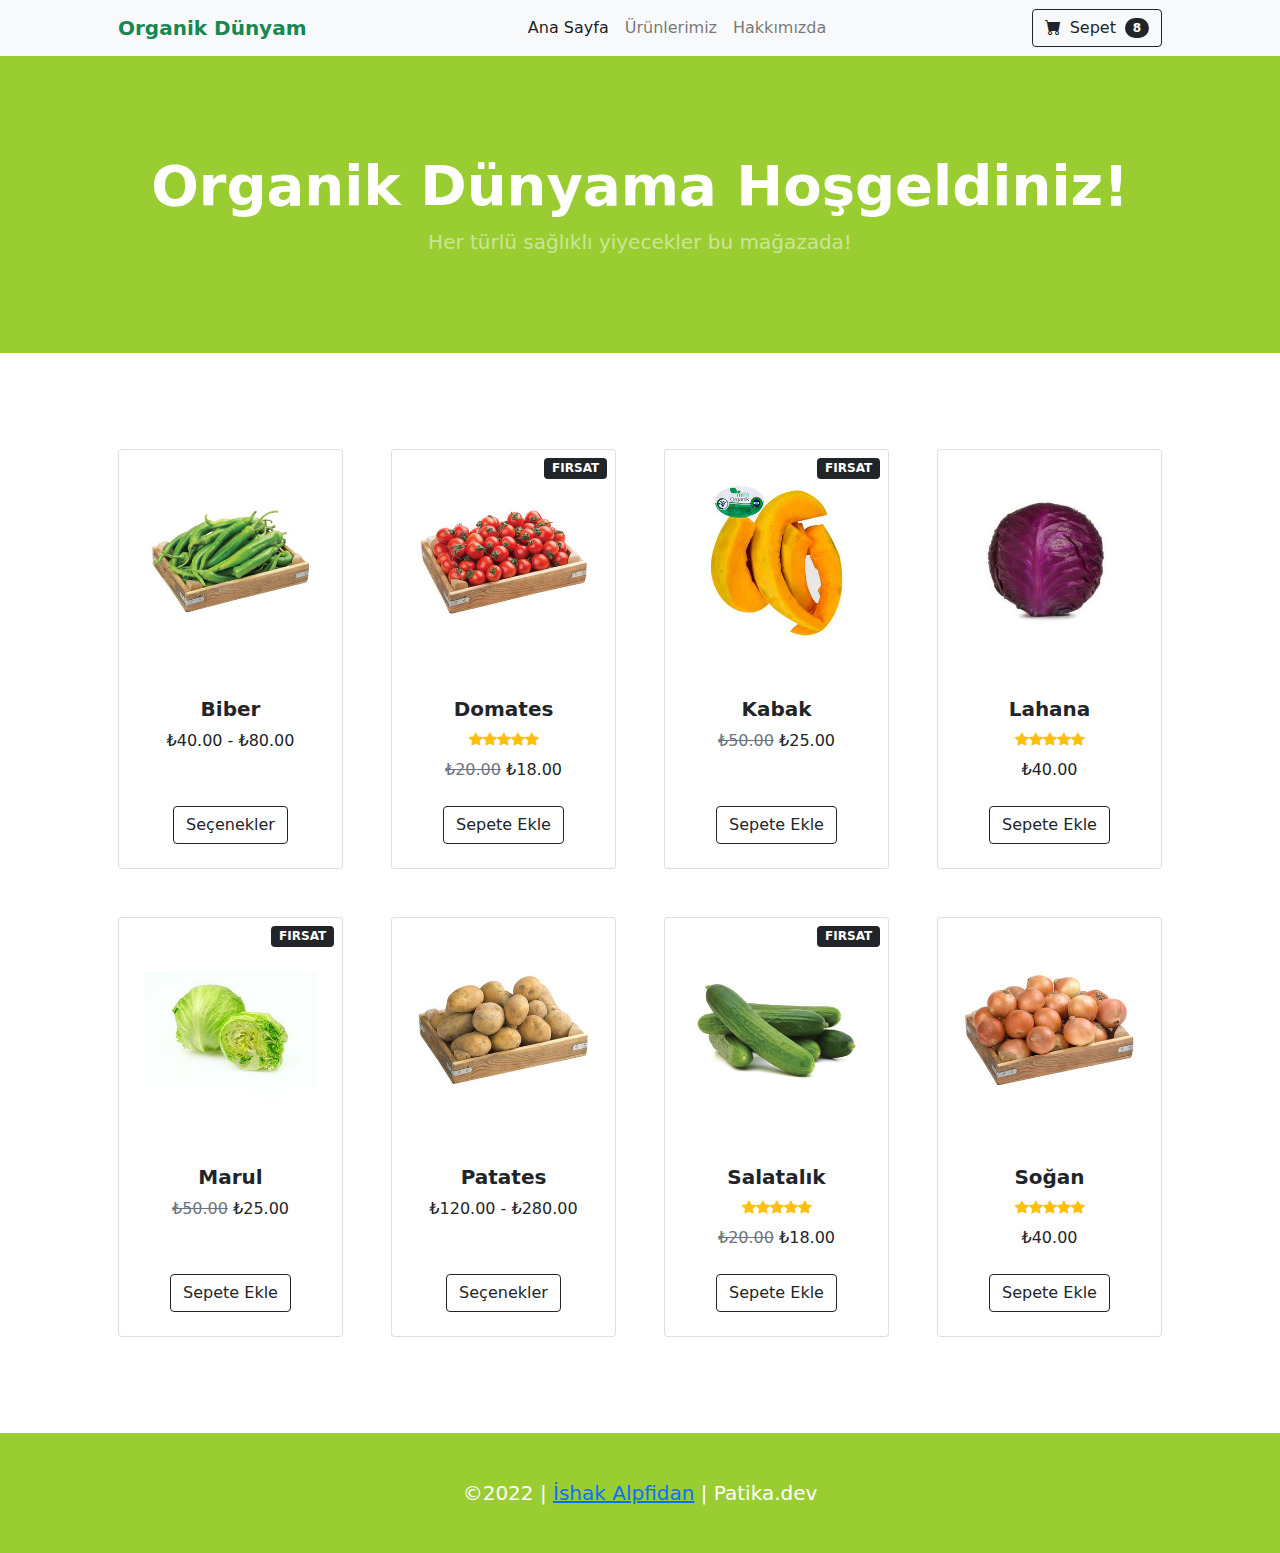
<file: Css/Bootstrap/index.html>
<!DOCTYPE html>
<html lang="tr">
    <head>
        <meta charset="utf-8" />
        <meta name="viewport" content="width=device-width, initial-scale=1, shrink-to-fit=no" />
        <meta name="description" content="Organik Dünyam" />
        <meta name="author" content="İshak Alpfidan" />
        <title>Bootstrap Eğitimi | Ödev 1 - Patika.dev</title>
        <link rel="icon" type="image/x-icon" href="assets/favicon.ico" />
        <link href="https://cdn.jsdelivr.net/npm/bootstrap-icons@1.5.0/font/bootstrap-icons.css" rel="stylesheet" />
        <link href="css/styles.css" rel="stylesheet" />
        <link href="css/custom.css" rel="stylesheet" />
    </head>
    <body>
        <nav class="navbar navbar-expand-lg navbar-light bg-light">
            <div class="container px-4 px-lg-5">
                <a class="navbar-brand text-success" href="#!"><strong>Organik Dünyam</strong></a>
                <button class="navbar-toggler" type="button" data-bs-toggle="collapse" data-bs-target="#navbarSupportedContent" aria-controls="navbarSupportedContent" aria-expanded="false" aria-label="Toggle navigation"><span class="navbar-toggler-icon"></span></button>
                <div class="collapse navbar-collapse" id="navbarSupportedContent">
                    <ul class="navbar-nav main-menu">
                        <li class="nav-item"><a class="nav-link active" aria-current="page" href="#!">Ana Sayfa</a></li>
                        <li class="nav-item"><a class="nav-link" href="#!">Ürünlerimiz</a></li>
                        <li class="nav-item"><a class="nav-link" href="#!">Hakkımızda</a></li>
                    </ul>
                    <form class="d-flex">
                        <button class="btn btn-outline-dark" type="submit">
                            <i class="bi-cart-fill me-1"></i>
                            Sepet
                            <span class="badge bg-dark text-white ms-1 rounded-pill">8</span>
                        </button>
                    </form>
                </div>
            </div>
        </nav>
        
        <header class="bg-yellowgreen py-5">
            <div class="container px-4 px-lg-5 my-5">
                <div class="text-center text-white">
                    <h1 class="display-4 fw-bolder">Organik Dünyama Hoşgeldiniz!</h1>
                    <p class="lead fw-normal text-white-50 mb-0">Her türlü sağlıklı yiyecekler bu mağazada!</p>
                </div>
            </div>
        </header>
        
        <section class="py-5">
            <div class="container px-4 px-lg-5 mt-5">
                <div class="row gx-4 gx-lg-5 row-cols-2 row-cols-md-3 row-cols-xl-4 justify-content-center">
                    <div class="col mb-5">
                        <div class="card h-100">               
                            <img class="card-img-top" src="./img/biber.jpg"  />                            
                            <div class="card-body p-4">
                                <div class="text-center">   
                                    <h5 class="fw-bolder">Biber</h5>                           
                                    ₺40.00 - ₺80.00
                                </div>
                            </div>  
                            <div class="card-footer p-4 pt-0 border-top-0 bg-transparent">
                                <div class="text-center"><a class="btn btn-outline-dark mt-auto" href="#">Seçenekler</a></div>
                            </div>
                        </div>
                    </div>

                    <div class="col mb-5">
                        <div class="card h-100">                            
                            <div class="badge bg-dark text-white position-absolute" style="top: 0.5rem; right: 0.5rem">FIRSAT</div>                           
                            <img class="card-img-top" src="./img/domates.jpg"  />                            
                            <div class="card-body p-4">
                                <div class="text-center">   
                                    <h5 class="fw-bolder">Domates</h5>
                                    <div class="d-flex justify-content-center small text-warning mb-2">
                                        <div class="bi-star-fill"></div>
                                        <div class="bi-star-fill"></div>
                                        <div class="bi-star-fill"></div>
                                        <div class="bi-star-fill"></div>
                                        <div class="bi-star-fill"></div>
                                    </div>
                                    <span class="text-muted text-decoration-line-through">₺20.00</span>
                                    ₺18.00
                                </div>
                            </div>  
                            <div class="card-footer p-4 pt-0 border-top-0 bg-transparent">
                                <div class="text-center"><a class="btn btn-outline-dark mt-auto" href="#">Sepete Ekle</a></div>
                            </div>
                        </div>
                    </div>

                    <div class="col mb-5">
                        <div class="card h-100">
                            <div class="badge bg-dark text-white position-absolute" style="top: 0.5rem; right: 0.5rem">FIRSAT</div> 
                            <img class="card-img-top" src="./img/kabak.jpg" />
                            <div class="card-body p-4">
                                <div class="text-center">
                                    <h5 class="fw-bolder">Kabak</h5>
                                    <span class="text-muted text-decoration-line-through">₺50.00</span>
                                    ₺25.00
                                </div>
                            </div>
                            <div class="card-footer p-4 pt-0 border-top-0 bg-transparent">
                                <div class="text-center"><a class="btn btn-outline-dark mt-auto" href="#">Sepete Ekle</a></div>
                            </div>
                        </div>
                    </div>

                    <div class="col mb-5">
                        <div class="card h-100">
                            <img class="card-img-top" src="./img/lahana.jpg" />
                            <div class="card-body p-4">
                                <div class="text-center">
                                    <h5 class="fw-bolder">Lahana</h5>
                                    <div class="d-flex justify-content-center small text-warning mb-2">
                                        <div class="bi-star-fill"></div>
                                        <div class="bi-star-fill"></div>
                                        <div class="bi-star-fill"></div>
                                        <div class="bi-star-fill"></div>
                                        <div class="bi-star-fill"></div>
                                    </div>
                                    ₺40.00
                                </div>
                            </div>
                            <div class="card-footer p-4 pt-0 border-top-0 bg-transparent">
                                <div class="text-center"><a class="btn btn-outline-dark mt-auto" href="#">Sepete Ekle</a></div>
                            </div>
                        </div>
                    </div>

                    <div class="col mb-5">
                        <div class="card h-100">
                            <div class="badge bg-dark text-white position-absolute" style="top: 0.5rem; right: 0.5rem">FIRSAT</div>
                            <img class="card-img-top" src="./img/marul.jpg"  />
                            <div class="card-body p-4">
                                <div class="text-center"> 
                                    <h5 class="fw-bolder">Marul</h5>
                                    <span class="text-muted text-decoration-line-through">₺50.00</span>
                                    ₺25.00
                                </div>
                            </div>
                            <div class="card-footer p-4 pt-0 border-top-0 bg-transparent">
                                <div class="text-center"><a class="btn btn-outline-dark mt-auto" href="#">Sepete Ekle</a></div>
                            </div>
                        </div>
                    </div>

                    <div class="col mb-5">
                        <div class="card h-100">
                            <img class="card-img-top" src="./img/patates.jpg"  />
                            <div class="card-body p-4">
                                <div class="text-center">
                                    <h5 class="fw-bolder">Patates</h5>
                                    ₺120.00 - ₺280.00
                                </div>
                            </div>
                            <div class="card-footer p-4 pt-0 border-top-0 bg-transparent">
                                <div class="text-center"><a class="btn btn-outline-dark mt-auto" href="#">Seçenekler</a></div>
                            </div>
                        </div>
                    </div>

                    <div class="col mb-5">
                        <div class="card h-100">
                            <div class="badge bg-dark text-white position-absolute" style="top: 0.5rem; right: 0.5rem">FIRSAT</div>
                            <img class="card-img-top" src="./img/salatalik.jpg"  />
                            <div class="card-body p-4">
                                <div class="text-center">
                                    <h5 class="fw-bolder">Salatalık</h5>
                                    <div class="d-flex justify-content-center small text-warning mb-2">
                                        <div class="bi-star-fill"></div>
                                        <div class="bi-star-fill"></div>
                                        <div class="bi-star-fill"></div>
                                        <div class="bi-star-fill"></div>
                                        <div class="bi-star-fill"></div>
                                    </div>
                                    <span class="text-muted text-decoration-line-through">₺20.00</span>
                                    ₺18.00
                                </div>
                            </div>
                            <div class="card-footer p-4 pt-0 border-top-0 bg-transparent">
                                <div class="text-center"><a class="btn btn-outline-dark mt-auto" href="#">Sepete Ekle</a></div>
                            </div>
                        </div>
                    </div>

                    <div class="col mb-5">
                        <div class="card h-100">
                            <img class="card-img-top" src="./img/sogan.jpg"  />
                            <div class="card-body p-4">
                                <div class="text-center">
                                    <h5 class="fw-bolder">Soğan</h5>
                                    <div class="d-flex justify-content-center small text-warning mb-2">
                                        <div class="bi-star-fill"></div>
                                        <div class="bi-star-fill"></div>
                                        <div class="bi-star-fill"></div>
                                        <div class="bi-star-fill"></div>
                                        <div class="bi-star-fill"></div>
                                    </div>
                                    ₺40.00
                                </div>
                            </div>
                            <div class="card-footer p-4 pt-0 border-top-0 bg-transparent">
                                <div class="text-center"><a class="btn btn-outline-dark mt-auto" href="#">Sepete Ekle</a></div>
                            </div>
                        </div>
                    </div>

                </div>
            </div>
        </section>

        <footer class="py-5 bg-yellowgreen">
            <div class="container">
                <h5 class="m-0 text-center text-white">&copy;2022 | <a href="https://app.patika.dev/isaac-alpines">İshak Alpfidan</a> | Patika.dev</h5>
            </div>
        </footer>

        <script src="https://cdn.jsdelivr.net/npm/bootstrap@5.1.3/dist/js/bootstrap.bundle.min.js"></script>
    </body>
</html>
</file>
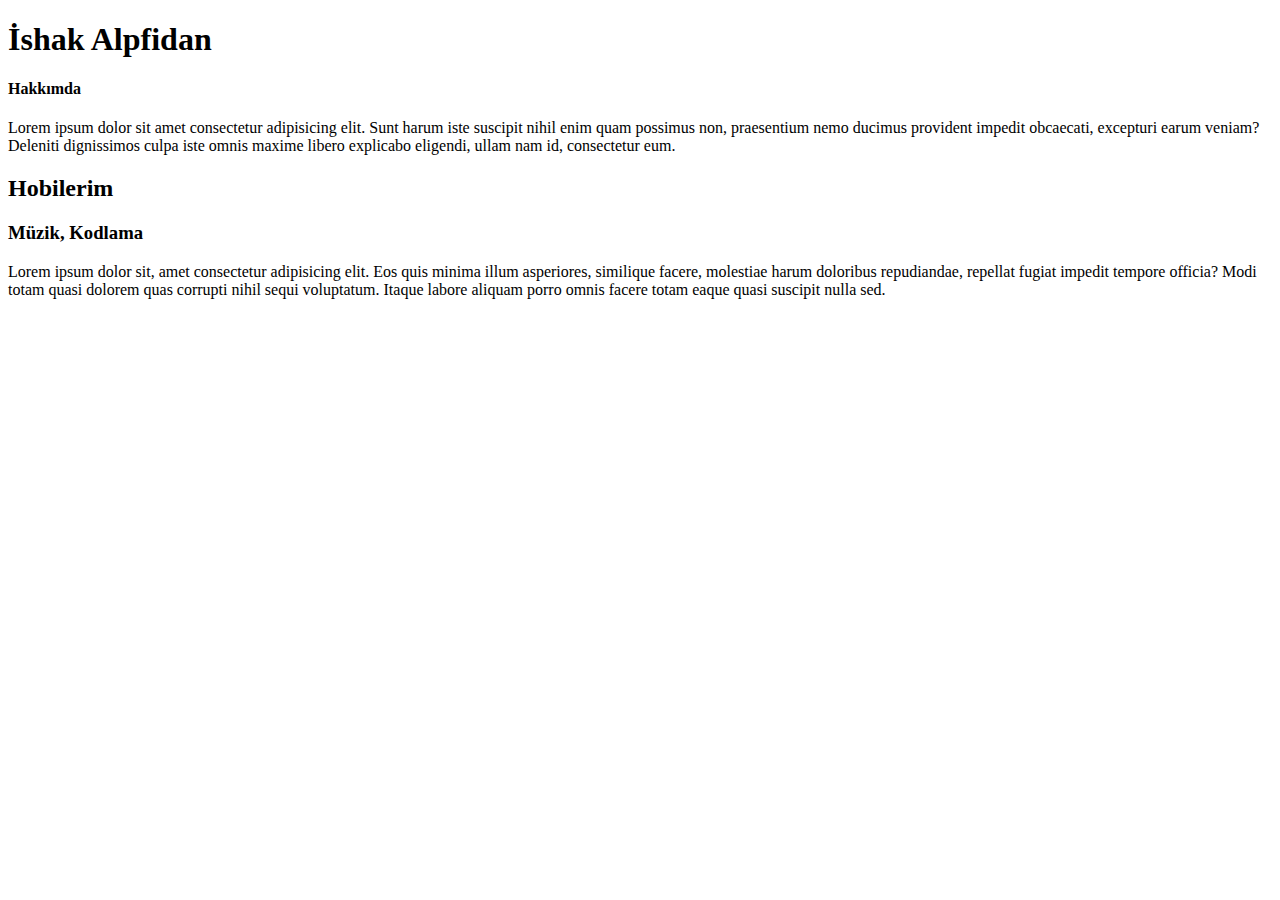
<file: Html/HtmlOne/index.html>
<!DOCTYPE html>
<html lang="tr">
<head>
    <meta charset="UTF-8">
    <meta http-equiv="X-UA-Compatible" content="IE=edge">
    <meta name="viewport" content="width=device-width, initial-scale=1.0">
    <title>HTML Eğitimi | Ödev 1 - Patika.dev</title>
</head>
<body>
    <h1>İshak Alpfidan</h1>
    <h4>Hakkımda</h4>
    <p>Lorem ipsum dolor sit amet consectetur adipisicing elit. Sunt harum iste suscipit nihil enim quam possimus non, praesentium nemo ducimus provident impedit obcaecati, excepturi earum veniam? Deleniti dignissimos culpa iste omnis maxime libero explicabo eligendi, ullam nam id, consectetur eum.</p>
    <h2>Hobilerim</h2>
    <h3>Müzik, Kodlama</h3>
    <p>
        Lorem ipsum dolor sit, amet consectetur adipisicing elit. Eos quis minima illum asperiores, similique facere, molestiae harum doloribus repudiandae, repellat fugiat impedit tempore officia? Modi totam quasi dolorem quas corrupti nihil sequi voluptatum. Itaque labore aliquam porro omnis facere totam eaque quasi suscipit nulla sed.
    </p>
</body>
</html>
</file>
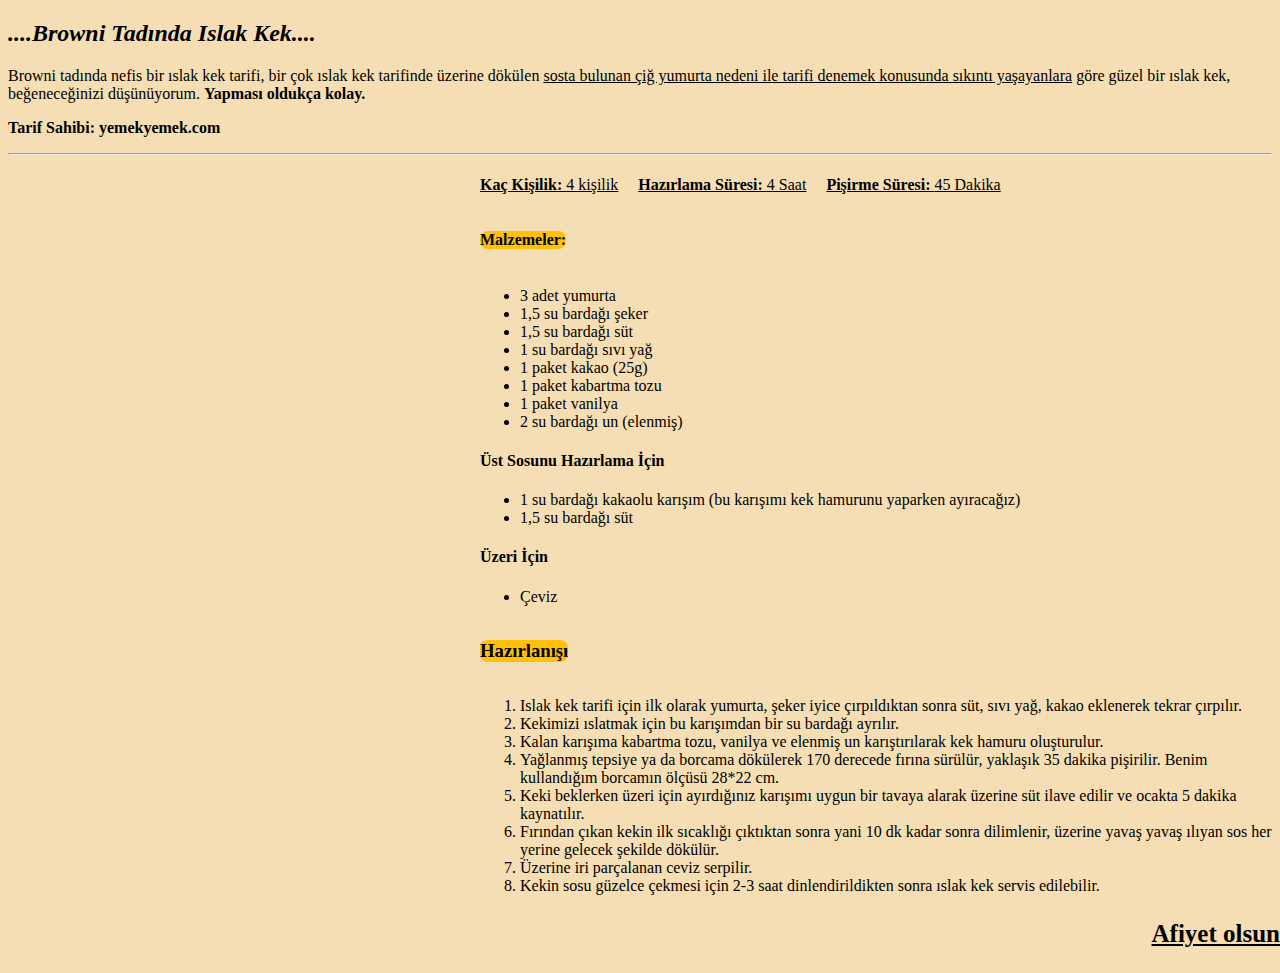
<file: Html/HtmlTwo/index.html>
<!DOCTYPE html>
<html lang="tr">
  <head>
    <meta charset="UTF-8">
    <meta http-equiv="X-UA-Compatible" content="IE=edge">
    <meta name="viewport" content="width=device-width, initial-scale=1.0">
    <title>HTML Eğitimi | Ödev 4 - Patika.dev</title>
  </head>
  <body style="background-color: wheat;">
    <header>
      <h2><i>....Browni Tadında Islak Kek....</i></h2>
      <p>Browni tadında nefis bir ıslak kek tarifi, bir çok ıslak kek tarifinde üzerine dökülen <u>sosta bulunan çiğ yumurta nedeni ile tarifi denemek konusunda sıkıntı yaşayanlara</u> göre güzel bir ıslak kek, beğeneceğinizi düşünüyorum. <strong>Yapması oldukça kolay.</strong></p>
      <p><b>Tarif Sahibi: yemekyemek.com</b></p>
    </header>
    <hr>
    <section style=" position:absolute; top:10em; left:30em;">
      <p><u><strong>Kaç Kişilik: </strong>4 kişilik</u>&nbsp;&nbsp;&nbsp;&nbsp;&nbsp;<u><strong>Hazırlama Süresi: </strong>4 Saat</u>&nbsp;&nbsp;&nbsp;&nbsp;&nbsp;<u><strong>Pişirme Süresi: </strong>45 Dakika</u></p>
      <h4 style="background-color: #ffc107;display: inline-block;border-radius: 8px;">Malzemeler:</h4>
      <ul>
        <li>3 adet yumurta</li>
        <li>1,5 su bardağı şeker</li>
        <li>1,5 su bardağı süt</li>
        <li>1 su bardağı sıvı yağ</li>
        <li>1 paket kakao (25g)</li>
        <li>1 paket kabartma tozu</li>
        <li>1 paket vanilya</li>
        <li>2 su bardağı un (elenmiş)</li>
      </ul>
      <h4>Üst Sosunu Hazırlama İçin</h4>
      <ul>
        <li>1 su bardağı kakaolu karışım (bu karışımı kek hamurunu yaparken ayıracağız)</li>
        <li>1,5 su bardağı süt</li>
      </ul>
      <h4>Üzeri İçin</h4>
      <ul>
        <li>Çeviz</li>
      </ul>
      <h3 style="background-color: #ffc107;display: inline-block;border-radius: 8px;">Hazırlanışı</h3>
      <ol>
        <li>Islak kek tarifi için ilk olarak yumurta, şeker iyice çırpıldıktan sonra süt, sıvı yağ, kakao eklenerek tekrar çırpılır.</li>
        <li>Kekimizi ıslatmak için bu karışımdan bir su bardağı ayrılır.</li>
        <li>Kalan karışıma kabartma tozu, vanilya ve elenmiş un karıştırılarak kek hamuru oluşturulur.</li>
        <li>Yağlanmış tepsiye ya da borcama dökülerek 170 derecede fırına sürülür, yaklaşık 35 dakika pişirilir. Benim kullandığım borcamın ölçüsü 28*22 cm.</li>
        <li>Keki beklerken üzeri için ayırdığınız karışımı uygun bir tavaya alarak üzerine süt ilave edilir ve ocakta 5 dakika kaynatılır.</li>
        <li>Fırından çıkan kekin ilk sıcaklığı çıktıktan sonra yani 10 dk kadar sonra dilimlenir, üzerine yavaş yavaş ılıyan sos her yerine gelecek şekilde dökülür.</li>
        <li>Üzerine iri parçalanan ceviz serpilir.</li>
        <li>Kekin sosu güzelce çekmesi için 2-3 saat dinlendirildikten sonra ıslak kek servis edilebilir.</li>
      </ol>
      <h3 style="text-align: right;font-size:25px;"><u>Afiyet olsun</u></h3>
    </section>
  </body>
</html>
</file>
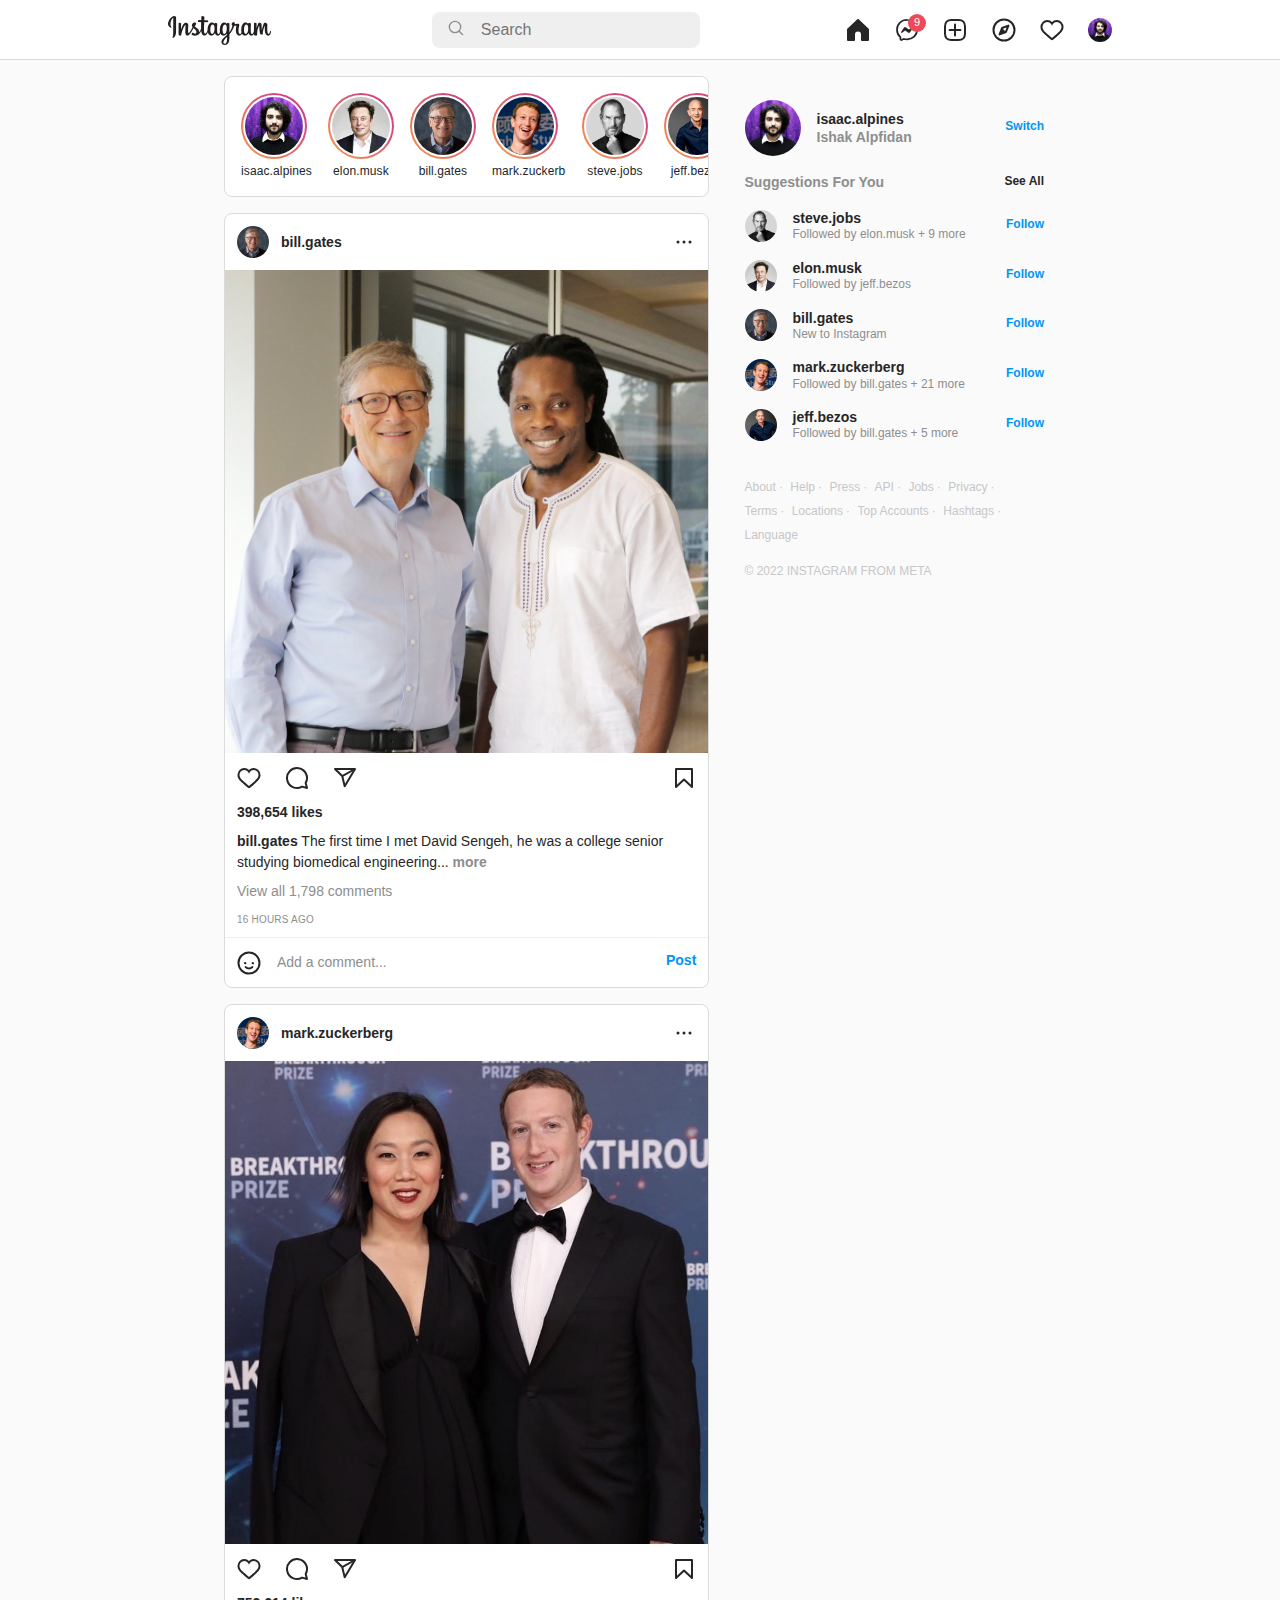
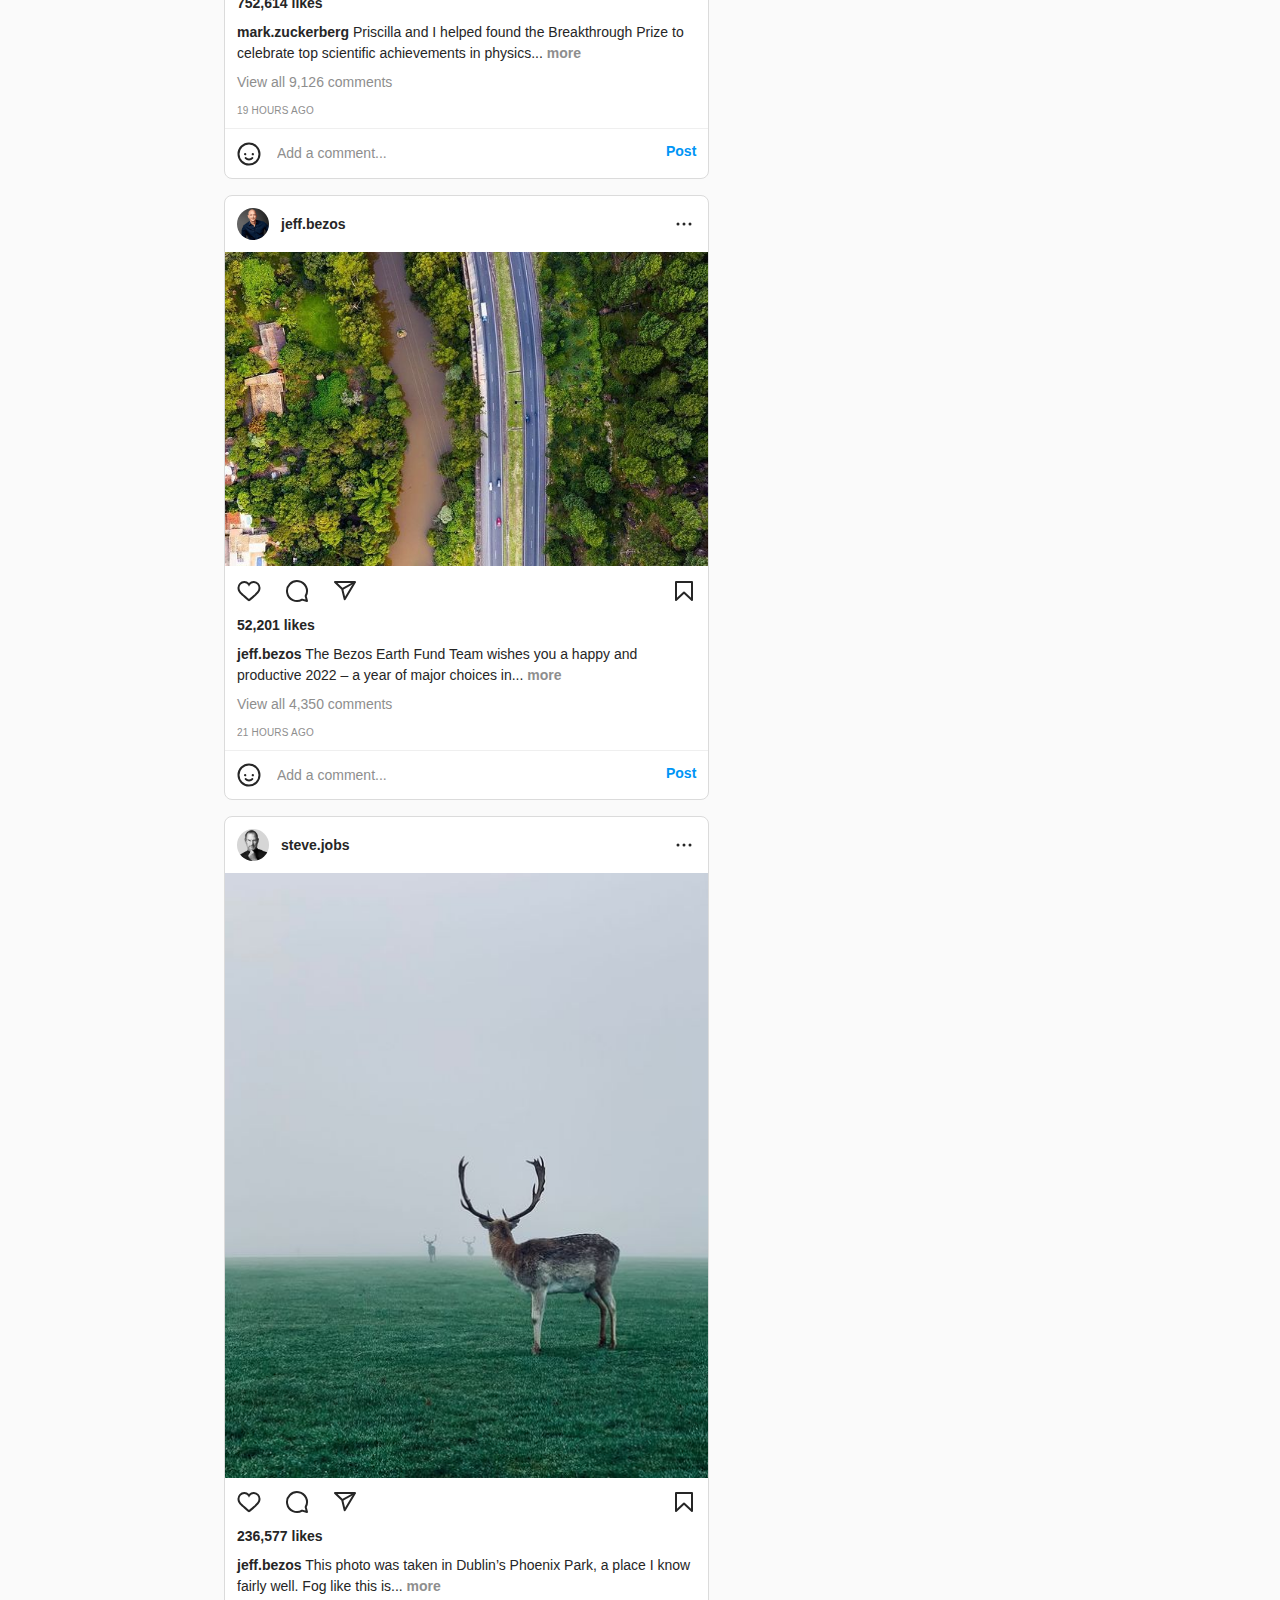
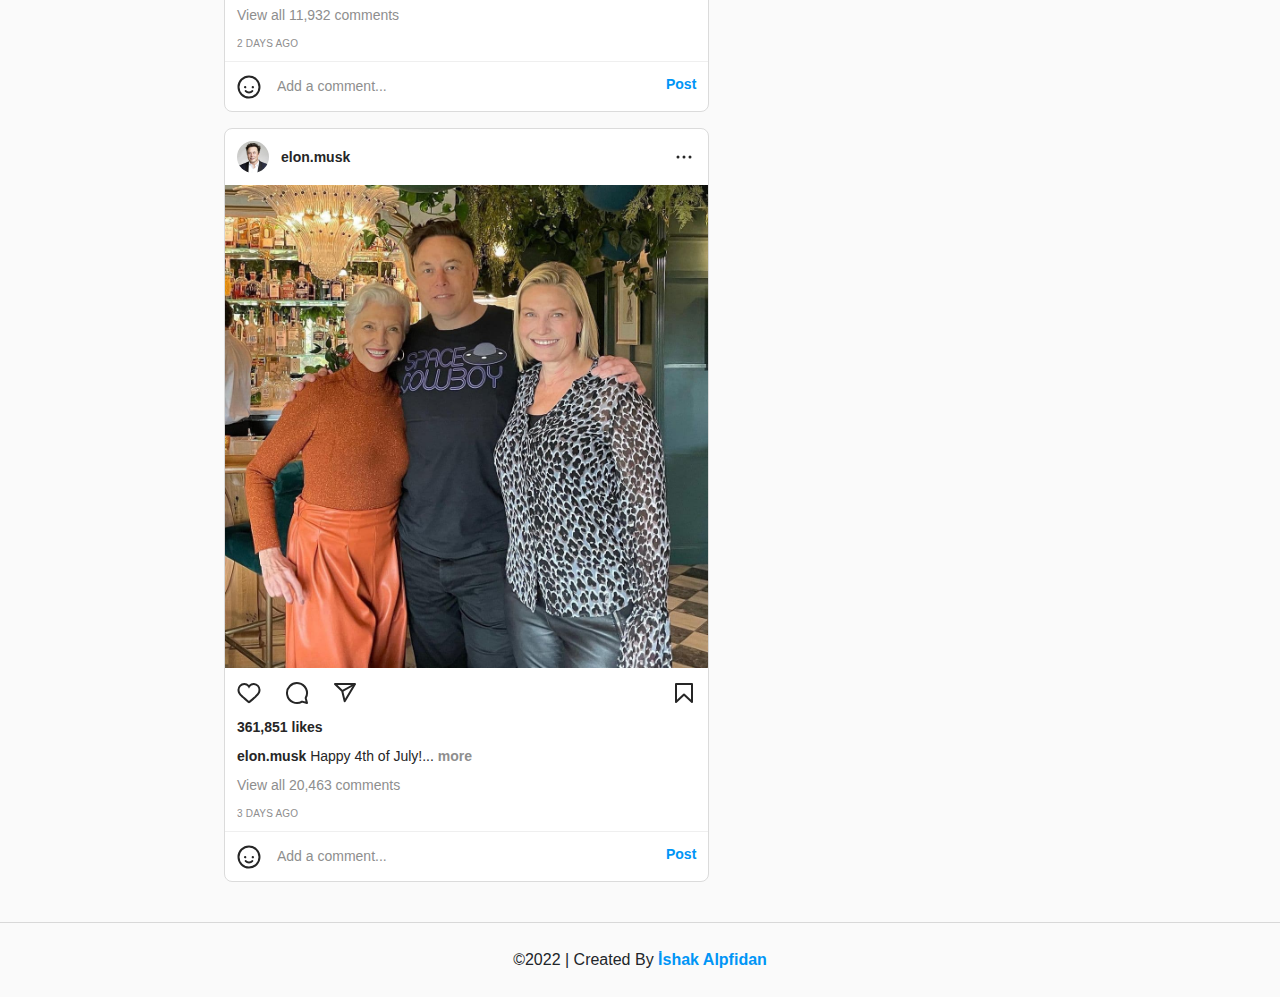
<file: Project/InstagramClone/index.html>
<!DOCTYPE html>
<html lang="en">
<head>
    <meta charset="UTF-8">
    <meta name="description" content="Instagram clone project with bootstrap">
    <meta name="keywords" content="Instagram Clone, Bootstrap 5, HTML, CSS, JavaScript">
    <meta name="author" content="Ishak Alpfidan">
    <meta http-equiv="X-UA-Compatible" content="IE=edge">
    <meta name="viewport" content="width=device-width, initial-scale=1.0">
    <link rel="icon" sizes="192x192" href="./assets/favicon/logo-192x192.png">
    <link rel="shortcut icon" type="image/x-icon" href="./assets/favicon/logo-32x32.ico">
    <title>Instagram Clone | Bootstrap 5</title>
    <link rel="stylesheet" href="https://cdn.jsdelivr.net/npm/bootstrap@5.1.3/dist/css/bootstrap.min.css">
    <link rel="stylesheet" href="./css/style.css">
</head>
<body>
    <header class="header-top">
        <nav class="navbar header-navbar fixed-top">
            <div class="container d-flex">
                <div class="logo">
                    <a class="navbar-brand" href="#!">
                        <img src="./assets/logo.png" alt="Instagram Logo">
                    </a>
                </div>
                <div class="search">
                    <svg aria-label="Search" color="#8e8e8e" fill="#8e8e8e" height="16" role="img" viewBox="0 0 24 24" width="16"><path d="M19 10.5A8.5 8.5 0 1110.5 2a8.5 8.5 0 018.5 8.5z" fill="none" stroke="currentColor" stroke-linecap="round" stroke-linejoin="round" stroke-width="2"></path><line fill="none" stroke="currentColor" stroke-linecap="round" stroke-linejoin="round" stroke-width="2" x1="16.511" x2="22" y1="16.511" y2="22"></line></svg>
                    <input type="search" placeholder="Search">
                </div>
                <div class="menu">
                    <ul class="menu-items">
                        <li class="menu-item">
                            <a href="#!">
                                <svg aria-label="Home Page" color="#262626" fill="#262626" height="24" role="img" viewBox="0 0 24 24" width="24"><path d="M22 23h-6.001a1 1 0 01-1-1v-5.455a2.997 2.997 0 10-5.993 0V22a1 1 0 01-1 1H2a1 1 0 01-1-1V11.543a1.002 1.002 0 01.31-.724l10-9.543a1.001 1.001 0 011.38 0l10 9.543a1.002 1.002 0 01.31.724V22a1 1 0 01-1 1z"></path></svg>
                            </a>
                        </li>
                        <li class="menu-item">
                            <a href="#!">
                                <svg aria-label="Messenger" color="#262626" fill="#262626" height="24" role="img" viewBox="0 0 24 24" width="24"><path d="M12.003 2.001a9.705 9.705 0 110 19.4 10.876 10.876 0 01-2.895-.384.798.798 0 00-.533.04l-1.984.876a.801.801 0 01-1.123-.708l-.054-1.78a.806.806 0 00-.27-.569 9.49 9.49 0 01-3.14-7.175 9.65 9.65 0 0110-9.7z" fill="none" stroke="currentColor" stroke-miterlimit="10" stroke-width="1.739"></path><path d="M17.79 10.132a.659.659 0 00-.962-.873l-2.556 2.05a.63.63 0 01-.758.002L11.06 9.47a1.576 1.576 0 00-2.277.42l-2.567 3.98a.659.659 0 00.961.875l2.556-2.049a.63.63 0 01.759-.002l2.452 1.84a1.576 1.576 0 002.278-.42z" fill-rule="evenodd"></path></svg>
                            </a>
                            <div class="message-counter"><span>9</span></span>
                        </li>
                        <li class="menu-item">
                            <a href="#!">
                                <svg aria-label="New Post" color="#262626" fill="#262626" height="24" role="img" viewBox="0 0 24 24" width="24"><path d="M2 12v3.45c0 2.849.698 4.005 1.606 4.944.94.909 2.098 1.608 4.946 1.608h6.896c2.848 0 4.006-.7 4.946-1.608C21.302 19.455 22 18.3 22 15.45V8.552c0-2.849-.698-4.006-1.606-4.945C19.454 2.7 18.296 2 15.448 2H8.552c-2.848 0-4.006.699-4.946 1.607C2.698 4.547 2 5.703 2 8.552z" fill="none" stroke="currentColor" stroke-linecap="round" stroke-linejoin="round" stroke-width="2"></path><line fill="none" stroke="currentColor" stroke-linecap="round" stroke-linejoin="round" stroke-width="2" x1="6.545" x2="17.455" y1="12.001" y2="12.001"></line><line fill="none" stroke="currentColor" stroke-linecap="round" stroke-linejoin="round" stroke-width="2" x1="12.003" x2="12.003" y1="6.545" y2="17.455"></line></svg>
                            </a>
                        </li>
                        <li class="menu-item">
                            <a href="#!">
                                <svg aria-label="Find People" color="#262626" fill="#262626" height="24" role="img" viewBox="0 0 24 24" width="24"><polygon fill="none" points="13.941 13.953 7.581 16.424 10.06 10.056 16.42 7.585 13.941 13.953" stroke="currentColor" stroke-linecap="round" stroke-linejoin="round" stroke-width="2"></polygon><polygon fill-rule="evenodd" points="10.06 10.056 13.949 13.945 7.581 16.424 10.06 10.056"></polygon><circle cx="12.001" cy="12.005" fill="none" r="10.5" stroke="currentColor" stroke-linecap="round" stroke-linejoin="round" stroke-width="2"></circle></svg>
                            </a>
                        </li>
                        <li class="menu-item">
                            <a href="#!">
                                <svg aria-label="Motion Flow" color="#262626" fill="#262626" height="24" role="img" viewBox="0 0 24 24" width="24"><path d="M16.792 3.904A4.989 4.989 0 0121.5 9.122c0 3.072-2.652 4.959-5.197 7.222-2.512 2.243-3.865 3.469-4.303 3.752-.477-.309-2.143-1.823-4.303-3.752C5.141 14.072 2.5 12.167 2.5 9.122a4.989 4.989 0 014.708-5.218 4.21 4.21 0 013.675 1.941c.84 1.175.98 1.763 1.12 1.763s.278-.588 1.11-1.766a4.17 4.17 0 013.679-1.938m0-2a6.04 6.04 0 00-4.797 2.127 6.052 6.052 0 00-4.787-2.127A6.985 6.985 0 00.5 9.122c0 3.61 2.55 5.827 5.015 7.97.283.246.569.494.853.747l1.027.918a44.998 44.998 0 003.518 3.018 2 2 0 002.174 0 45.263 45.263 0 003.626-3.115l.922-.824c.293-.26.59-.519.885-.774 2.334-2.025 4.98-4.32 4.98-7.94a6.985 6.985 0 00-6.708-7.218z"></path></svg>
                            </a>
                        </li>
                        <li class="menu-item">
                            <img class="profile-img" src="./img/profile.png" alt="My Profile">
                        </li>
                    </ul>
                </div>
            </div>
        </nav>
    </header>

    <main>
        <div class="container contents">
            <div class="row">
                <div class="col-xxl-7 col-xl-7 col-lg-7 col-md-7 col-sm-12">
                    <div class="row stories">
                        <div class="card">
                            <ul class="story-items">
                                <li class="item">
                                    <div class="user-img">
                                        <img src="./img/user/isaac.alpines.jpg" alt="Ishak Alpfidan">
                                    </div>
                                    <div class="user-name">isaac.alpines</div>
                                </li>
                                <li class="item">
                                    <div class="user-img">
                                        <img src="./img/user/elon-musk.jpg" alt="Elon Musk">
                                    </div>
                                    <div class="user-name">elon.musk</div>
                                </li>
                                <li class="item">
                                    <div class="user-img">
                                        <img src="./img/user/bili-gates.jpg" alt="Bill Gates">
                                    </div>
                                    <div class="user-name">bill.gates</div>
                                </li>
                                <li class="item">
                                    <div class="user-img">
                                        <img src="./img/user/mark-zuckerberg.jpg" alt="Mark Zuckerberg">
                                    </div>
                                    <div class="user-name">mark.zuckerberg</div>
                                </li>
                                <li class="item">
                                    <div class="user-img">
                                        <img src="./img/user/steve-jobs.jpg" alt="Steve Jobs">
                                    </div>
                                    <div class="user-name">steve.jobs</div>
                                </li>
                                <li class="item">
                                    <div class="user-img">
                                        <img src="./img/user/jeff-bezos.jpg" alt="Jeff Bezos">
                                    </div>
                                    <div class="user-name">jeff.bezos</div>
                                </li>
                            </ul>
                        </div>
                    </div>
                    <div class="row posts">
                        <div class="card mt-3">
                            <header>
                                <div class="user-img">
                                    <img src="./img/user/bili-gates.jpg" alt="Bill Gates">
                                </div>
                                <div class="user-name">
                                    <a href="#!">bill.gates</a>
                                </div>
                                <div class="action">
                                    <svg aria-label="More Options" color="#262626" fill="#262626" height="24" role="img" viewBox="0 0 24 24" width="24"><circle cx="12" cy="12" r="1.5"></circle><circle cx="6" cy="12" r="1.5"></circle><circle cx="18" cy="12" r="1.5"></circle></svg>
                                </div>
                            </header>
                            <main>
                                <div class="row">
                                    <div class="post-img">
                                        <img src="./img/post/bill-gates.jpg" alt="Bill Gates">
                                    </div>
                                </div>
                                <div class="row post-action">
                                    <a href="#!">
                                        <svg aria-label="Like" color="#8e8e8e" fill="#8e8e8e" height="24" role="img" viewBox="0 0 24 24" width="24"><path d="M16.792 3.904A4.989 4.989 0 0121.5 9.122c0 3.072-2.652 4.959-5.197 7.222-2.512 2.243-3.865 3.469-4.303 3.752-.477-.309-2.143-1.823-4.303-3.752C5.141 14.072 2.5 12.167 2.5 9.122a4.989 4.989 0 014.708-5.218 4.21 4.21 0 013.675 1.941c.84 1.175.98 1.763 1.12 1.763s.278-.588 1.11-1.766a4.17 4.17 0 013.679-1.938m0-2a6.04 6.04 0 00-4.797 2.127 6.052 6.052 0 00-4.787-2.127A6.985 6.985 0 00.5 9.122c0 3.61 2.55 5.827 5.015 7.97.283.246.569.494.853.747l1.027.918a44.998 44.998 0 003.518 3.018 2 2 0 002.174 0 45.263 45.263 0 003.626-3.115l.922-.824c.293-.26.59-.519.885-.774 2.334-2.025 4.98-4.32 4.98-7.94a6.985 6.985 0 00-6.708-7.218z"></path></svg>
                                    </a>
                                    <a href="#!">
                                        <svg aria-label="Comment" color="#8e8e8e" fill="#8e8e8e" height="24" role="img" viewBox="0 0 24 24" width="24"><path d="M20.656 17.008a9.993 9.993 0 10-3.59 3.615L22 22z" fill="none" stroke="currentColor" stroke-linejoin="round" stroke-width="2"></path></svg>
                                    </a>
                                    <a href="#!">
                                        <svg aria-label="Share Post" color="#8e8e8e" fill="#8e8e8e" height="24" role="img" viewBox="0 0 24 24" width="24"><line fill="none" stroke="currentColor" stroke-linejoin="round" stroke-width="2" x1="22" x2="9.218" y1="3" y2="10.083"></line><polygon fill="none" points="11.698 20.334 22 3.001 2 3.001 9.218 10.084 11.698 20.334" stroke="currentColor" stroke-linejoin="round" stroke-width="2"></polygon></svg>
                                    </a>
                                    <a href="#!" class="ms-auto">
                                        <svg aria-label="Save" color="#8e8e8e" fill="#8e8e8e" height="24" role="img" viewBox="0 0 24 24" width="24"><polygon fill="none" points="20 21 12 13.44 4 21 4 3 20 3 20 21" stroke="currentColor" stroke-linecap="round" stroke-linejoin="round" stroke-width="2"></polygon></svg>
                                    </a>
                                </div>
                                <div class="row post-like">
                                    <a href="#!">398,654 likes</a>
                                </div>
                                <div class="row post-memo">
                                    <p>
                                        <a href="#!">bill.gates</a> The first time I met David Sengeh, he was a college senior studying biomedical engineering... <a href="#!" class="memo-more">more</a>
                                    </p>
                                </div>
                                <div class="row post-view-all">
                                    <a href="#!">View all 1,798 comments </a>
                                </div>
                                <div class="row post-time">
                                    <time>16 HOURS AGO</time>
                                </div>
                            </main>
                            <footer>
                                <a href="#!" class="me-3">
                                    <svg aria-label="Emoji" color="#262626" fill="#262626" height="24" role="img" viewBox="0 0 24 24" width="24"><path d="M15.83 10.997a1.167 1.167 0 101.167 1.167 1.167 1.167 0 00-1.167-1.167zm-6.5 1.167a1.167 1.167 0 10-1.166 1.167 1.167 1.167 0 001.166-1.167zm5.163 3.24a3.406 3.406 0 01-4.982.007 1 1 0 10-1.557 1.256 5.397 5.397 0 008.09 0 1 1 0 00-1.55-1.263zM12 .503a11.5 11.5 0 1011.5 11.5A11.513 11.513 0 0012 .503zm0 21a9.5 9.5 0 119.5-9.5 9.51 9.51 0 01-9.5 9.5z"></path></svg>
                                </a>
                                <input class="comment-box" type="text" placeholder="Add a comment...">
                                <a href="#!" class="ms-auto send-comment">Post</a>
                            </footer>
                        </div>
                        <div class="card mt-3">
                            <header>
                                <div class="user-img">
                                    <img src="./img/user/mark-zuckerberg.jpg" alt="Mark Zuckerberg">
                                </div>
                                <div class="user-name">
                                    <a href="#!">mark.zuckerberg</a>
                                </div>
                                <div class="action">
                                    <svg aria-label="More Options" color="#262626" fill="#262626" height="24" role="img" viewBox="0 0 24 24" width="24"><circle cx="12" cy="12" r="1.5"></circle><circle cx="6" cy="12" r="1.5"></circle><circle cx="18" cy="12" r="1.5"></circle></svg>
                                </div>
                            </header>
                            <main>
                                <div class="row">
                                    <div class="post-img">
                                        <img src="./img/post/mark-suckerberg.jpg" alt="Mark Zuckerberg">
                                    </div>
                                </div>
                                <div class="row post-action">
                                    <a href="#!">
                                        <svg aria-label="Like" color="#8e8e8e" fill="#8e8e8e" height="24" role="img" viewBox="0 0 24 24" width="24"><path d="M16.792 3.904A4.989 4.989 0 0121.5 9.122c0 3.072-2.652 4.959-5.197 7.222-2.512 2.243-3.865 3.469-4.303 3.752-.477-.309-2.143-1.823-4.303-3.752C5.141 14.072 2.5 12.167 2.5 9.122a4.989 4.989 0 014.708-5.218 4.21 4.21 0 013.675 1.941c.84 1.175.98 1.763 1.12 1.763s.278-.588 1.11-1.766a4.17 4.17 0 013.679-1.938m0-2a6.04 6.04 0 00-4.797 2.127 6.052 6.052 0 00-4.787-2.127A6.985 6.985 0 00.5 9.122c0 3.61 2.55 5.827 5.015 7.97.283.246.569.494.853.747l1.027.918a44.998 44.998 0 003.518 3.018 2 2 0 002.174 0 45.263 45.263 0 003.626-3.115l.922-.824c.293-.26.59-.519.885-.774 2.334-2.025 4.98-4.32 4.98-7.94a6.985 6.985 0 00-6.708-7.218z"></path></svg>
                                    </a>
                                    <a href="#!">
                                        <svg aria-label="Comment" color="#8e8e8e" fill="#8e8e8e" height="24" role="img" viewBox="0 0 24 24" width="24"><path d="M20.656 17.008a9.993 9.993 0 10-3.59 3.615L22 22z" fill="none" stroke="currentColor" stroke-linejoin="round" stroke-width="2"></path></svg>
                                    </a>
                                    <a href="#!">
                                        <svg aria-label="Share Post" color="#8e8e8e" fill="#8e8e8e" height="24" role="img" viewBox="0 0 24 24" width="24"><line fill="none" stroke="currentColor" stroke-linejoin="round" stroke-width="2" x1="22" x2="9.218" y1="3" y2="10.083"></line><polygon fill="none" points="11.698 20.334 22 3.001 2 3.001 9.218 10.084 11.698 20.334" stroke="currentColor" stroke-linejoin="round" stroke-width="2"></polygon></svg>
                                    </a>
                                    <a href="#!" class="ms-auto">
                                        <svg aria-label="Save" color="#8e8e8e" fill="#8e8e8e" height="24" role="img" viewBox="0 0 24 24" width="24"><polygon fill="none" points="20 21 12 13.44 4 21 4 3 20 3 20 21" stroke="currentColor" stroke-linecap="round" stroke-linejoin="round" stroke-width="2"></polygon></svg>
                                    </a>
                                </div>
                                <div class="row post-like">
                                    <a href="#!">752,614 likes</a>
                                </div>
                                <div class="row post-memo">
                                    <p>
                                        <a href="#!">mark.zuckerberg</a> Priscilla and I helped found the Breakthrough Prize to celebrate top scientific achievements in physics... <a href="#!" class="memo-more">more</a>
                                    </p>
                                </div>
                                <div class="row post-view-all">
                                    <a href="#!">View all 9,126 comments </a>
                                </div>
                                <div class="row post-time">
                                    <time>19 HOURS AGO</time>
                                </div>
                            </main>
                            <footer>
                                <a href="#!" class="me-3">
                                    <svg aria-label="Emoji" color="#262626" fill="#262626" height="24" role="img" viewBox="0 0 24 24" width="24"><path d="M15.83 10.997a1.167 1.167 0 101.167 1.167 1.167 1.167 0 00-1.167-1.167zm-6.5 1.167a1.167 1.167 0 10-1.166 1.167 1.167 1.167 0 001.166-1.167zm5.163 3.24a3.406 3.406 0 01-4.982.007 1 1 0 10-1.557 1.256 5.397 5.397 0 008.09 0 1 1 0 00-1.55-1.263zM12 .503a11.5 11.5 0 1011.5 11.5A11.513 11.513 0 0012 .503zm0 21a9.5 9.5 0 119.5-9.5 9.51 9.51 0 01-9.5 9.5z"></path></svg>
                                </a>
                                <input class="comment-box" type="text" placeholder="Add a comment...">
                                <a href="#!" class="ms-auto send-comment">Post</a>
                            </footer>
                        </div>
                        <div class="card mt-3">
                            <header>
                                <div class="user-img">
                                    <img src="./img/user/jeff-bezos.jpg" alt="Jeff Bezos">
                                </div>
                                <div class="user-name">
                                    <a href="#!">jeff.bezos</a>
                                </div>
                                <div class="action">
                                    <svg aria-label="More Options" color="#262626" fill="#262626" height="24" role="img" viewBox="0 0 24 24" width="24"><circle cx="12" cy="12" r="1.5"></circle><circle cx="6" cy="12" r="1.5"></circle><circle cx="18" cy="12" r="1.5"></circle></svg>
                                </div>
                            </header>
                            <main>
                                <div class="row">
                                    <div class="post-img">
                                        <img src="./img/post/jeff-bezos.jpg" alt="Jeff Bezos">
                                    </div>
                                </div>
                                <div class="row post-action">
                                    <a href="#!">
                                        <svg aria-label="Like" color="#8e8e8e" fill="#8e8e8e" height="24" role="img" viewBox="0 0 24 24" width="24"><path d="M16.792 3.904A4.989 4.989 0 0121.5 9.122c0 3.072-2.652 4.959-5.197 7.222-2.512 2.243-3.865 3.469-4.303 3.752-.477-.309-2.143-1.823-4.303-3.752C5.141 14.072 2.5 12.167 2.5 9.122a4.989 4.989 0 014.708-5.218 4.21 4.21 0 013.675 1.941c.84 1.175.98 1.763 1.12 1.763s.278-.588 1.11-1.766a4.17 4.17 0 013.679-1.938m0-2a6.04 6.04 0 00-4.797 2.127 6.052 6.052 0 00-4.787-2.127A6.985 6.985 0 00.5 9.122c0 3.61 2.55 5.827 5.015 7.97.283.246.569.494.853.747l1.027.918a44.998 44.998 0 003.518 3.018 2 2 0 002.174 0 45.263 45.263 0 003.626-3.115l.922-.824c.293-.26.59-.519.885-.774 2.334-2.025 4.98-4.32 4.98-7.94a6.985 6.985 0 00-6.708-7.218z"></path></svg>
                                    </a>
                                    <a href="#!">
                                        <svg aria-label="Comment" color="#8e8e8e" fill="#8e8e8e" height="24" role="img" viewBox="0 0 24 24" width="24"><path d="M20.656 17.008a9.993 9.993 0 10-3.59 3.615L22 22z" fill="none" stroke="currentColor" stroke-linejoin="round" stroke-width="2"></path></svg>
                                    </a>
                                    <a href="#!">
                                        <svg aria-label="Share Post" color="#8e8e8e" fill="#8e8e8e" height="24" role="img" viewBox="0 0 24 24" width="24"><line fill="none" stroke="currentColor" stroke-linejoin="round" stroke-width="2" x1="22" x2="9.218" y1="3" y2="10.083"></line><polygon fill="none" points="11.698 20.334 22 3.001 2 3.001 9.218 10.084 11.698 20.334" stroke="currentColor" stroke-linejoin="round" stroke-width="2"></polygon></svg>
                                    </a>
                                    <a href="#!" class="ms-auto">
                                        <svg aria-label="Save" color="#8e8e8e" fill="#8e8e8e" height="24" role="img" viewBox="0 0 24 24" width="24"><polygon fill="none" points="20 21 12 13.44 4 21 4 3 20 3 20 21" stroke="currentColor" stroke-linecap="round" stroke-linejoin="round" stroke-width="2"></polygon></svg>
                                    </a>
                                </div>
                                <div class="row post-like">
                                    <a href="#!">52,201 likes</a>
                                </div>
                                <div class="row post-memo">
                                    <p>
                                        <a href="#!">jeff.bezos</a> The Bezos Earth Fund Team wishes you a happy and productive 2022 – a year of major choices in⁣... <a href="#!" class="memo-more">more</a>
                                    </p>
                                </div>
                                <div class="row post-view-all">
                                    <a href="#!">View all 4,350 comments </a>
                                </div>
                                <div class="row post-time">
                                    <time>21 HOURS AGO</time>
                                </div>
                            </main>
                            <footer>
                                <a href="#!" class="me-3">
                                    <svg aria-label="Emoji" color="#262626" fill="#262626" height="24" role="img" viewBox="0 0 24 24" width="24"><path d="M15.83 10.997a1.167 1.167 0 101.167 1.167 1.167 1.167 0 00-1.167-1.167zm-6.5 1.167a1.167 1.167 0 10-1.166 1.167 1.167 1.167 0 001.166-1.167zm5.163 3.24a3.406 3.406 0 01-4.982.007 1 1 0 10-1.557 1.256 5.397 5.397 0 008.09 0 1 1 0 00-1.55-1.263zM12 .503a11.5 11.5 0 1011.5 11.5A11.513 11.513 0 0012 .503zm0 21a9.5 9.5 0 119.5-9.5 9.51 9.51 0 01-9.5 9.5z"></path></svg>
                                </a>
                                <input class="comment-box" type="text" placeholder="Add a comment...">
                                <a href="#!" class="ms-auto send-comment">Post</a>
                            </footer>
                        </div>
                        <div class="card mt-3">
                            <header>
                                <div class="user-img">
                                    <img src="./img/user/steve-jobs.jpg" alt="Steve Jobs">
                                </div>
                                <div class="user-name">
                                    <a href="#!">steve.jobs</a>
                                </div>
                                <div class="action">
                                    <svg aria-label="More Options" color="#262626" fill="#262626" height="24" role="img" viewBox="0 0 24 24" width="24"><circle cx="12" cy="12" r="1.5"></circle><circle cx="6" cy="12" r="1.5"></circle><circle cx="18" cy="12" r="1.5"></circle></svg>
                                </div>
                            </header>
                            <main>
                                <div class="row">
                                    <div class="post-img">
                                        <img src="./img/post/steve-jobs.jpg" alt="Steve Jobs">
                                    </div>
                                </div>
                                <div class="row post-action">
                                    <a href="#!">
                                        <svg aria-label="Like" color="#8e8e8e" fill="#8e8e8e" height="24" role="img" viewBox="0 0 24 24" width="24"><path d="M16.792 3.904A4.989 4.989 0 0121.5 9.122c0 3.072-2.652 4.959-5.197 7.222-2.512 2.243-3.865 3.469-4.303 3.752-.477-.309-2.143-1.823-4.303-3.752C5.141 14.072 2.5 12.167 2.5 9.122a4.989 4.989 0 014.708-5.218 4.21 4.21 0 013.675 1.941c.84 1.175.98 1.763 1.12 1.763s.278-.588 1.11-1.766a4.17 4.17 0 013.679-1.938m0-2a6.04 6.04 0 00-4.797 2.127 6.052 6.052 0 00-4.787-2.127A6.985 6.985 0 00.5 9.122c0 3.61 2.55 5.827 5.015 7.97.283.246.569.494.853.747l1.027.918a44.998 44.998 0 003.518 3.018 2 2 0 002.174 0 45.263 45.263 0 003.626-3.115l.922-.824c.293-.26.59-.519.885-.774 2.334-2.025 4.98-4.32 4.98-7.94a6.985 6.985 0 00-6.708-7.218z"></path></svg>
                                    </a>
                                    <a href="#!">
                                        <svg aria-label="Comment" color="#8e8e8e" fill="#8e8e8e" height="24" role="img" viewBox="0 0 24 24" width="24"><path d="M20.656 17.008a9.993 9.993 0 10-3.59 3.615L22 22z" fill="none" stroke="currentColor" stroke-linejoin="round" stroke-width="2"></path></svg>
                                    </a>
                                    <a href="#!">
                                        <svg aria-label="Share Post" color="#8e8e8e" fill="#8e8e8e" height="24" role="img" viewBox="0 0 24 24" width="24"><line fill="none" stroke="currentColor" stroke-linejoin="round" stroke-width="2" x1="22" x2="9.218" y1="3" y2="10.083"></line><polygon fill="none" points="11.698 20.334 22 3.001 2 3.001 9.218 10.084 11.698 20.334" stroke="currentColor" stroke-linejoin="round" stroke-width="2"></polygon></svg>
                                    </a>
                                    <a href="#!" class="ms-auto">
                                        <svg aria-label="Save" color="#8e8e8e" fill="#8e8e8e" height="24" role="img" viewBox="0 0 24 24" width="24"><polygon fill="none" points="20 21 12 13.44 4 21 4 3 20 3 20 21" stroke="currentColor" stroke-linecap="round" stroke-linejoin="round" stroke-width="2"></polygon></svg>
                                    </a>
                                </div>
                                <div class="row post-like">
                                    <a href="#!">236,577 likes</a>
                                </div>
                                <div class="row post-memo">
                                    <p>
                                        <a href="#!">jeff.bezos</a> This photo was taken in Dublin’s Phoenix Park, a place I know fairly well. Fog like this is... <a href="#!" class="memo-more">more</a>
                                    </p>
                                </div>
                                <div class="row post-view-all">
                                    <a href="#!">View all 11,932 comments </a>
                                </div>
                                <div class="row post-time">
                                    <time>2 DAYS AGO</time>
                                </div>
                            </main>
                            <footer>
                                <a href="#!" class="me-3">
                                    <svg aria-label="Emoji" color="#262626" fill="#262626" height="24" role="img" viewBox="0 0 24 24" width="24"><path d="M15.83 10.997a1.167 1.167 0 101.167 1.167 1.167 1.167 0 00-1.167-1.167zm-6.5 1.167a1.167 1.167 0 10-1.166 1.167 1.167 1.167 0 001.166-1.167zm5.163 3.24a3.406 3.406 0 01-4.982.007 1 1 0 10-1.557 1.256 5.397 5.397 0 008.09 0 1 1 0 00-1.55-1.263zM12 .503a11.5 11.5 0 1011.5 11.5A11.513 11.513 0 0012 .503zm0 21a9.5 9.5 0 119.5-9.5 9.51 9.51 0 01-9.5 9.5z"></path></svg>
                                </a>
                                <input class="comment-box" type="text" placeholder="Add a comment...">
                                <a href="#!" class="ms-auto send-comment">Post</a>
                            </footer>
                        </div>
                        <div class="card mt-3">
                            <header>
                                <div class="user-img">
                                    <img src="./img/user/elon-musk.jpg" alt="Elon Musk">
                                </div>
                                <div class="user-name">
                                    <a href="#!">elon.musk</a>
                                </div>
                                <div class="action">
                                    <svg aria-label="More Options" color="#262626" fill="#262626" height="24" role="img" viewBox="0 0 24 24" width="24"><circle cx="12" cy="12" r="1.5"></circle><circle cx="6" cy="12" r="1.5"></circle><circle cx="18" cy="12" r="1.5"></circle></svg>
                                </div>
                            </header>
                            <main>
                                <div class="row">
                                    <div class="post-img">
                                        <img src="./img/post/elon-musk.jpg" alt="Elon Musk">
                                    </div>
                                </div>
                                <div class="row post-action">
                                    <a href="#!">
                                        <svg aria-label="Like" color="#8e8e8e" fill="#8e8e8e" height="24" role="img" viewBox="0 0 24 24" width="24"><path d="M16.792 3.904A4.989 4.989 0 0121.5 9.122c0 3.072-2.652 4.959-5.197 7.222-2.512 2.243-3.865 3.469-4.303 3.752-.477-.309-2.143-1.823-4.303-3.752C5.141 14.072 2.5 12.167 2.5 9.122a4.989 4.989 0 014.708-5.218 4.21 4.21 0 013.675 1.941c.84 1.175.98 1.763 1.12 1.763s.278-.588 1.11-1.766a4.17 4.17 0 013.679-1.938m0-2a6.04 6.04 0 00-4.797 2.127 6.052 6.052 0 00-4.787-2.127A6.985 6.985 0 00.5 9.122c0 3.61 2.55 5.827 5.015 7.97.283.246.569.494.853.747l1.027.918a44.998 44.998 0 003.518 3.018 2 2 0 002.174 0 45.263 45.263 0 003.626-3.115l.922-.824c.293-.26.59-.519.885-.774 2.334-2.025 4.98-4.32 4.98-7.94a6.985 6.985 0 00-6.708-7.218z"></path></svg>
                                    </a>
                                    <a href="#!">
                                        <svg aria-label="Comment" color="#8e8e8e" fill="#8e8e8e" height="24" role="img" viewBox="0 0 24 24" width="24"><path d="M20.656 17.008a9.993 9.993 0 10-3.59 3.615L22 22z" fill="none" stroke="currentColor" stroke-linejoin="round" stroke-width="2"></path></svg>
                                    </a>
                                    <a href="#!">
                                        <svg aria-label="Share Post" color="#8e8e8e" fill="#8e8e8e" height="24" role="img" viewBox="0 0 24 24" width="24"><line fill="none" stroke="currentColor" stroke-linejoin="round" stroke-width="2" x1="22" x2="9.218" y1="3" y2="10.083"></line><polygon fill="none" points="11.698 20.334 22 3.001 2 3.001 9.218 10.084 11.698 20.334" stroke="currentColor" stroke-linejoin="round" stroke-width="2"></polygon></svg>
                                    </a>
                                    <a href="#!" class="ms-auto">
                                        <svg aria-label="Save" color="#8e8e8e" fill="#8e8e8e" height="24" role="img" viewBox="0 0 24 24" width="24"><polygon fill="none" points="20 21 12 13.44 4 21 4 3 20 3 20 21" stroke="currentColor" stroke-linecap="round" stroke-linejoin="round" stroke-width="2"></polygon></svg>
                                    </a>
                                </div>
                                <div class="row post-like">
                                    <a href="#!">361,851 likes</a>
                                </div>
                                <div class="row post-memo">
                                    <p>
                                        <a href="#!">elon.musk</a> Happy 4th of July!... <a href="#!" class="memo-more">more</a>
                                    </p>
                                </div>
                                <div class="row post-view-all">
                                    <a href="#!">View all 20,463 comments </a>
                                </div>
                                <div class="row post-time">
                                    <time>3 DAYS AGO</time>
                                </div>
                            </main>
                            <footer>
                                <a href="#!" class="me-3">
                                    <svg aria-label="Emoji" color="#262626" fill="#262626" height="24" role="img" viewBox="0 0 24 24" width="24"><path d="M15.83 10.997a1.167 1.167 0 101.167 1.167 1.167 1.167 0 00-1.167-1.167zm-6.5 1.167a1.167 1.167 0 10-1.166 1.167 1.167 1.167 0 001.166-1.167zm5.163 3.24a3.406 3.406 0 01-4.982.007 1 1 0 10-1.557 1.256 5.397 5.397 0 008.09 0 1 1 0 00-1.55-1.263zM12 .503a11.5 11.5 0 1011.5 11.5A11.513 11.513 0 0012 .503zm0 21a9.5 9.5 0 119.5-9.5 9.51 9.51 0 01-9.5 9.5z"></path></svg>
                                </a>
                                <input class="comment-box" type="text" placeholder="Add a comment...">
                                <a href="#!" class="ms-auto send-comment">Post</a>
                            </footer>
                        </div>
                    </div>
                </div>
                <div class="col-5 sidebar mt-4">
                    <div class="row sidebar-profile">
                        <div class="col d-flex">
                            <img src="./img/profile.png" alt="Ishak Alpfidan">
                            <span class="ms-3">
                                <a href="#!" class="profile-link">isaac.alpines</a>
                                Ishak Alpfidan
                            </span>
                            <a href="#!" class="switch-account ms-auto">Switch</a>
                        </div>
                    </div>
                    <div class="row suggestion-title mt-3">
                        <div class="col d-flex">
                            <span>Suggestions For You</span>
                            <a href="#!" class="switch-account ms-auto">See All</a>
                        </div>
                    </div>
                    <div class="row suggestion-user mt-3">
                        <div class="col d-flex mb-3">
                            <img src="./img/user/steve-jobs.jpg" alt="Steve Jobs">
                            <span class="ms-3">
                                <a href="#!" class="profile-link">steve.jobs</a>
                                Followed by elon.musk + 9 more
                            </span>
                            <a href="#!" class="follow-account ms-auto">Follow</a>
                        </div>
                        <div class="col d-flex mb-3">
                            <img src="./img/user/elon-musk.jpg" alt="Elon Musk">
                            <span class="ms-3">
                                <a href="#!" class="profile-link">elon.musk</a>
                                Followed by jeff.bezos
                            </span>
                            <a href="#!" class="follow-account ms-auto">Follow</a>
                        </div>
                        <div class="col d-flex mb-3">
                            <img src="./img/user/bili-gates.jpg" alt="Bill Gates">
                            <span class="ms-3">
                                <a href="#!" class="profile-link">bill.gates</a>
                                New to Instagram
                            </span>
                            <a href="#!" class="follow-account ms-auto">Follow</a>
                        </div>
                        <div class="col d-flex mb-3">
                            <img src="./img/user/mark-zuckerberg.jpg" alt="Mark Zuckerberg">
                            <span class="ms-3">
                                <a href="#!" class="profile-link">mark.zuckerberg</a>
                                Followed by bill.gates + 21 more
                            </span>
                            <a href="#!" class="follow-account ms-auto">Follow</a>
                        </div>
                        <div class="col d-flex mb-3">
                            <img src="./img/user/jeff-bezos.jpg" alt="Jeff Bezos">
                            <span class="ms-3">
                                <a href="#!" class="profile-link">jeff.bezos</a>
                                Followed by bill.gates + 5 more
                            </span>
                            <a href="#!" class="follow-account ms-auto">Follow</a>
                        </div>
                    </div>
                    <div class="row footer-links mt-3">
                        <div class="col">
                            <ul>
                                <li>
                                    <a href="#!">About</a> 
                                </li>
                                <li>
                                    <a href="#!">Help</a>
                                </li>
                                <li>
                                    <a href="#!">Press</a>
                                </li>
                                <li>
                                    <a href="#!">API</a>
                                </li>
                                <li>
                                    <a href="#!">Jobs</a>
                                </li>
                                <li>
                                    <a href="#!">Privacy</a>
                                </li>
                                <li>
                                    <a href="#!">Terms</a>
                                </li>
                                <li>
                                    <a href="#!">Locations</a>
                                </li>
                                <li>
                                    <a href="#!">Top Accounts</a>
                                </li>
                                <li>
                                    <a href="#!">Hashtags</a>
                                </li>
                                <li>
                                    <a href="#!">Language</a>
                                </li>
                            </ul>
                        </div>
                    </div>
                    <div class="row sidebar-footer mt-3">
                        <div class="col">
                            <span>&copy; 2022 INSTAGRAM FROM META</span>
                        </div>
                    </div>
                </div>
            </div>
        </div>
    </main>
    <footer>
        &copy;2022 | Created By <a href="https://ishakalpfidan.com">İshak Alpfidan</a>
    </footer>
    <script src="https://cdn.jsdelivr.net/npm/bootstrap@5.1.3/dist/js/bootstrap.bundle.min.js"></script>
</body>
</html>
</file>
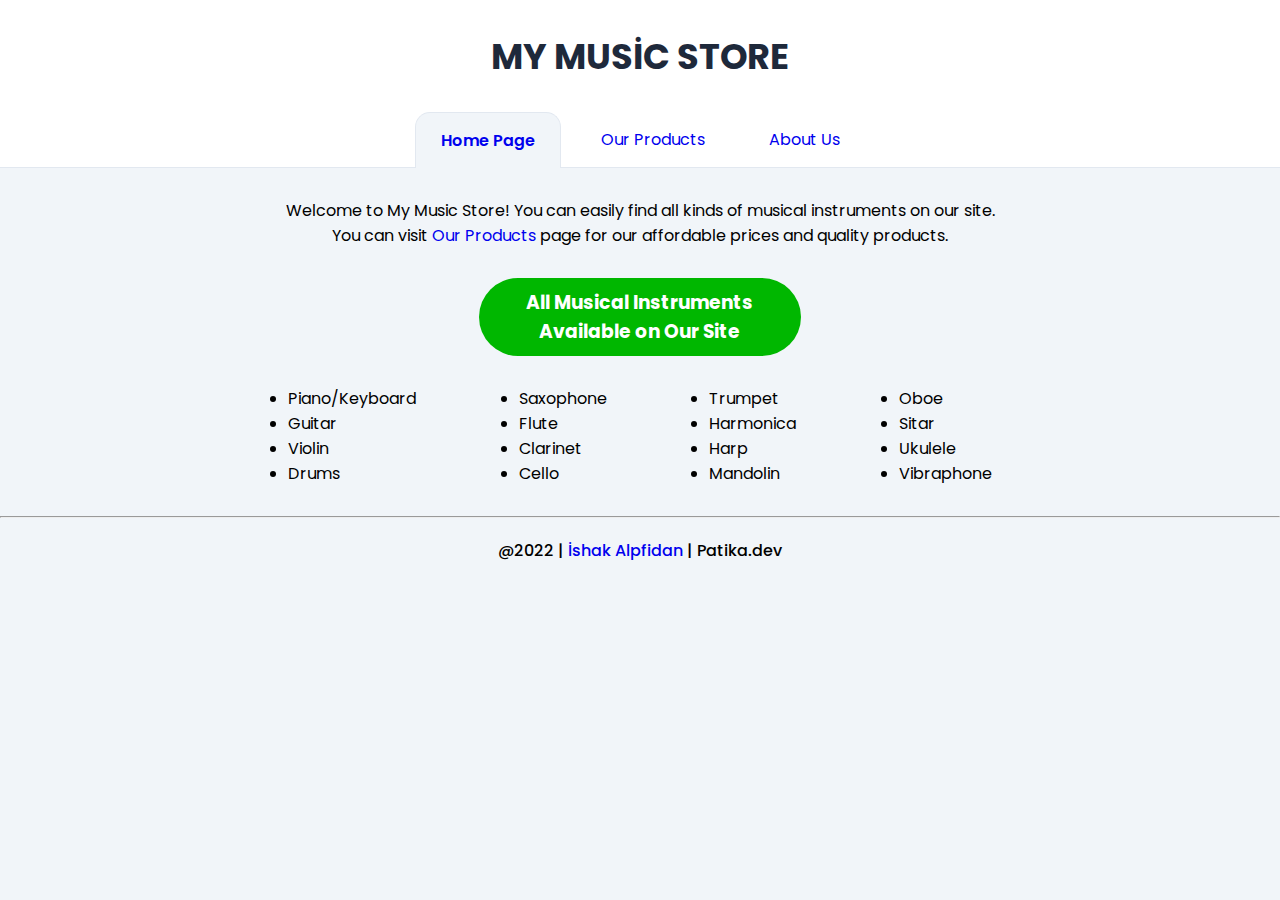
<file: Project/MyMusicStore/index.html>
<!DOCTYPE html>
<html lang="tr">
<head>
    <meta charset="UTF-8">
    <meta name="viewport" content="width=device-width, initial-scale=1.0">
    <meta name="author" content="Ishak Alpfidan">
    <title>My Music Store | Home Page - Patika.dev</title>
    <link href="https://fonts.googleapis.com/css2?family=Poppins:wght@200;300;400;500;600&display=swap" rel="stylesheet">
    <link rel="stylesheet" href="./css/style.css">
</head>
<body>

    <header>
        <h1 class="page-title">My Music Store</h1>
        <nav>
            <ul class="menu">
                <li class="active">
                    <a class="menu-item" href="./index.html">Home Page</a>
                </li>
                <li>
                    <a class="menu-item" href="./our-products.html">Our Products</a>
                </li>
                <li>
                    <a class="menu-item" href="./about-us.html">About Us</a>
                </li>
            </ul>
        </nav>
    </header>
    <main>
         <p class="description">
            Welcome to My Music Store! You can easily find all kinds of musical instruments on our site.
            <br>
            You can visit <a href="./products.html">Our Products</a> page for our affordable prices and quality products.
         </p>

         <h3 class="section-title">All Musical Instruments Available on Our Site</h3>

         <div class="products">
             <ul class="product-list">
                 <li>Piano/Keyboard</li>
                 <li>Guitar</li>
                 <li>Violin</li>
                 <li>Drums</li>
             </ul>
             <ul class="product-list">
                 <li>Saxophone</li>
                 <li>Flute</li>
                 <li>Clarinet</li>
                 <li>Cello</li>
             </ul>
             <ul class="product-list">
                 <li>Trumpet</li>
                 <li>Harmonica</li>
                 <li>Harp</li>
                 <li>Mandolin</li>
             </ul>
             <ul class="product-list">
                 <li>Oboe</li>
                 <li>Sitar</li>
                 <li>Ukulele</li>
                 <li>Vibraphone</li>
             </ul>
         </div>
     </main>
     <hr>
     <footer>
         @2022 | <a href="https://app.patika.dev/isaac-alpines">İshak Alpfidan</a> | Patika.dev
     </footer>
</body>
</html>
</file>
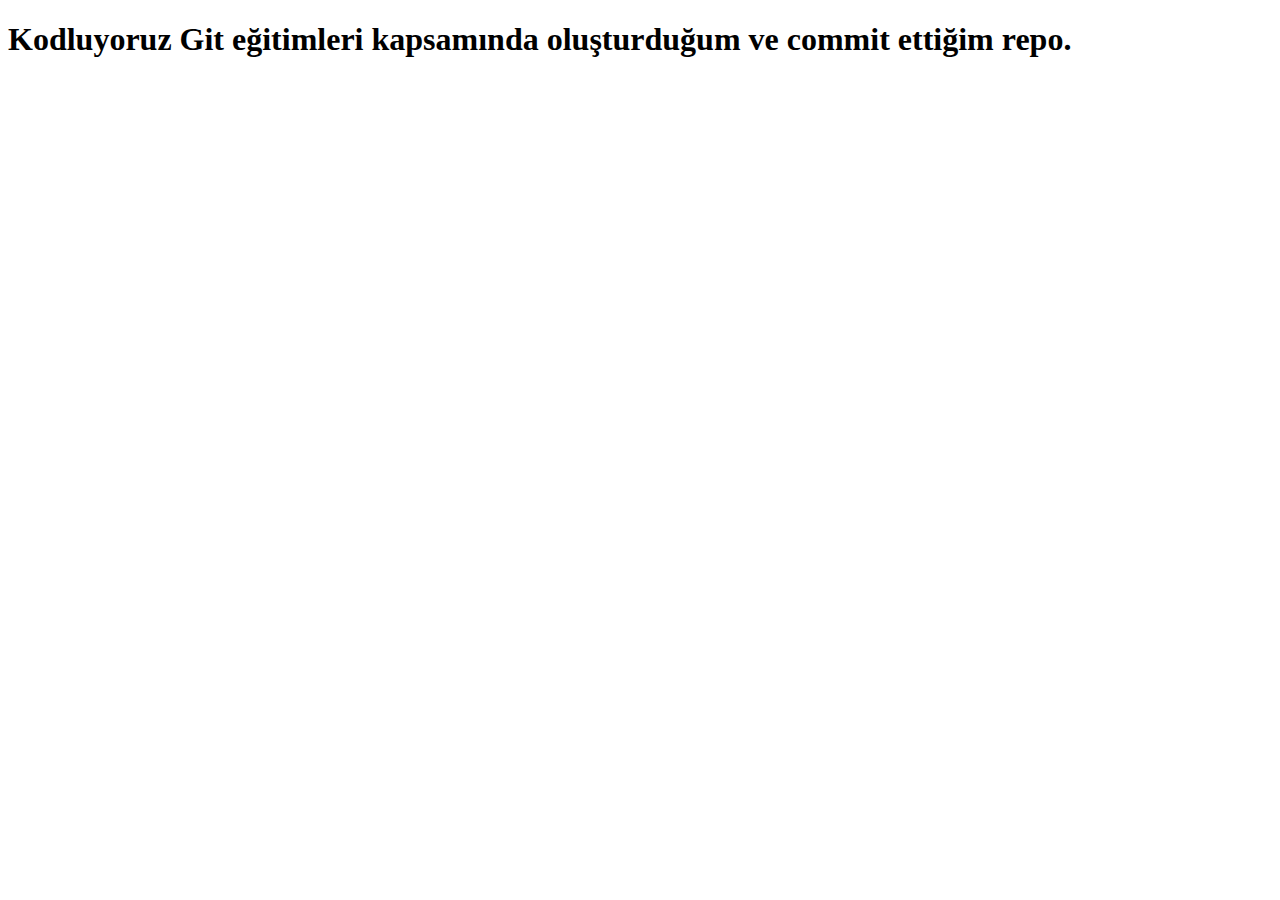
<file: Project/PatikaFirstProject/index.html>
<!DOCTYPE html>
<html>
<head>
	<meta charset="utf-8">
	<meta name="viewport" content="width=device-width, initial-scale=1">
	<title>Kodluyoruz | Git Eğitimleri</title>
</head>
<body>
	<h1>Kodluyoruz Git eğitimleri kapsamında oluşturduğum ve commit ettiğim repo.</h1>
</body>
</html>
</file>
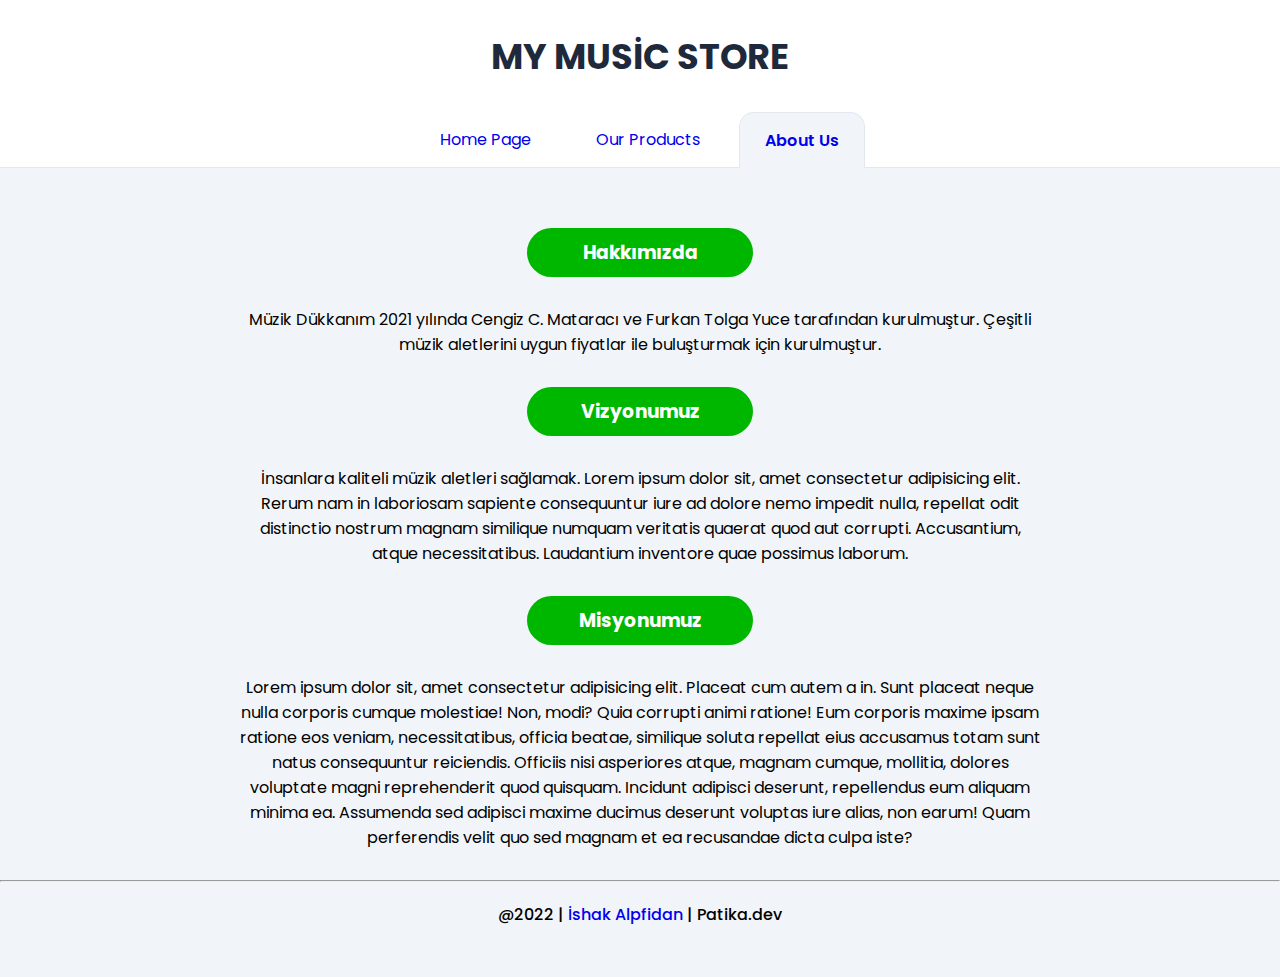
<file: Project/MyMusicStore/about-us.html>
<!DOCTYPE html>
<html lang="tr">
   <head>
      <meta charset="UTF-8">
      <meta name="viewport" content="width=device-width, initial-scale=1.0">
      <meta name="author" content="Ishak Alpfidan">
      <title>My Music Store | About Us - Patika.dev</title>
      <link href="https://fonts.googleapis.com/css2?family=Poppins:wght@200;300;400;500;600&display=swap" rel="stylesheet">
      <link rel="stylesheet" href="./css/style.css">
   </head>
   <body>
      <header>
         <h1 class="page-title">My Music Store</h1>
         <nav>
            <ul class="menu">
               <li>
                  <a class="menu-item" href="./index.html">Home Page</a>
               </li>
               <li>
                  <a class="menu-item" href="./our-products.html">Our Products</a>
               </li>
               <li class="active">
                  <a class="menu-item" href="./about-us.html">About Us</a>
               </li>
            </ul>
         </nav>
      </header>
      <main>
         <div class="section">
            <div class="section-title"><h3>Hakkımızda</h3></div>
            <p>
               Müzik Dükkanım 2021 yılında Cengiz C. Mataracı ve Furkan Tolga Yuce tarafından kurulmuştur. Çeşitli müzik aletlerini uygun fiyatlar ile buluşturmak için kurulmuştur.
            </p>
         </div>
         <div class="section">
            <div class="section-title"><h3>Vizyonumuz</h3></div>
            <p>
               İnsanlara kaliteli müzik aletleri sağlamak. Lorem ipsum dolor sit, amet consectetur adipisicing elit. Rerum nam in laboriosam sapiente consequuntur iure ad dolore nemo impedit nulla, repellat odit distinctio nostrum magnam similique numquam veritatis quaerat quod aut corrupti. Accusantium, atque necessitatibus. Laudantium inventore quae possimus laborum.
            </p>
         </div>
         <div class="section">
            <div class="section-title"><h3>Misyonumuz</h3></div>
            <p>
               Lorem ipsum dolor sit, amet consectetur adipisicing elit. Placeat cum autem a in. Sunt placeat neque nulla corporis cumque molestiae! Non, modi? Quia corrupti animi ratione! Eum corporis maxime ipsam ratione eos veniam, necessitatibus, officia beatae, similique soluta repellat eius accusamus totam sunt natus consequuntur reiciendis. Officiis nisi asperiores atque, magnam cumque, mollitia, dolores voluptate magni reprehenderit quod quisquam. Incidunt adipisci deserunt, repellendus eum aliquam minima ea. Assumenda sed adipisci maxime ducimus deserunt voluptas iure alias, non earum! Quam perferendis velit quo sed magnam et ea recusandae dicta culpa iste?
            </p>
         </div>
      </main>
      <hr>
      <footer>
         @2022 | <a href="https://app.patika.dev/isaac-alpines">İshak Alpfidan</a> | Patika.dev
     </footer>
   </body>
</html>
</file>
<file: Css/Bootstrap/css/custom.css>
.bg-yellowgreen {
	background-color: yellowgreen;
}

.card-img-top {
	padding: 25px;
}

.main-menu {
	margin: auto;
	text-align: center;
}
</file>
<file: Project/InstagramClone/css/style.css>
* {
    padding: 0;
    margin: 0;
    font-family:-apple-system,BlinkMacSystemFont,"Segoe UI",Roboto,Helvetica,Arial,sans-serif;
}

body {
    background-color: #fafafa;
}

.header-top {
    height: 60px;
}

.header-navbar {
    height: 60px;
    background-color: #fff;
    border-bottom: 1px solid #dbdbdb;
}

.header-navbar .container {
    max-width: 975px;
    padding: 0 15px;
}

.search {
    height: 36px;
    width: 268px;
    background: #efefef;
    border-radius: 8px;
    padding: 3px 16px;
}

.search input {
    height: 31px;
    width: 86%;
    font-size: 16px;
    color: #262626;
    background: #efefef;
    border: 0;
    padding: 0;
    outline: none;
    -webkit-appearance: none;
}

.search svg {
    margin-right: 12px;
    margin-top: -5px;
}

.menu-items {
    list-style-type: none;
    margin: 0;
    padding: 0;
    overflow: hidden;
}

.menu-items .menu-item {
    height: 24px;
    width: 24px;
    display: inline;
    margin-left: 20px;
    cursor: pointer;
}

.menu-items .menu-item a {
    text-decoration: none;
}

.menu-items .menu-item:active, .logo a:active {
    opacity: .5;
}

.menu-items .menu-item:first-child {
    margin-left: 0;
}

.profile-img {
    height: 24px;
    width: 24px;
    object-fit: cover;
    border-radius: 50%;
}

.message-counter {
    display: inline;
    position: absolute;
    background-color: #ed4956;
    color: white;
    border-radius: 50%;
    height: 18px;
    width: 18px;
    font-size: 11px;
    text-align: center;
    margin-left: -15px;
    margin-top: -3px;
}

.message-counter span {
    padding: 0 3px;
    line-height: 1.6;
}

.contents {
    max-width: 860px;
    margin-top: 16px;
    padding: 0 26px;
}

.card {
    border-radius: 8px;
    border: 1px solid #dbdbdb;
}

.stories .card {
    padding: 16px 0;
}

.story-items {
    list-style-type: none;
    padding: 0 8px;
    display: flex;
    margin: 0;
    overflow-y: hidden;
    overflow-x: scroll;
    -ms-overflow-style: none;  /* IE and Edge */
    scrollbar-width: none;  /* Firefox */
}

.story-items .item {
    display: table;
    margin: 0 8px;
}

.story-items .item .user-img {
    height: 66px;
    width: 66px;
    background: linear-gradient(#fff, #fff) padding-box, linear-gradient(45deg, #f99b4a, #c72e8f) border-box;
    border: 2px solid transparent;
    border-radius: 50px;
    padding: 2px;
    cursor: pointer;
}

.story-items .item .user-img img {
    height: 58px;
    width: 58px;
    border-radius: 50%;
}

.story-items .item .user-name {
    margin-top: 3px;
    letter-spacing: .01em;
    max-width: 74px;
    text-align: center;
    white-space: nowrap;
    overflow: hidden;
    font-size: 12px;
}

.posts .card header {
    padding: 0;
    margin: 12px 0;
    display: flex;
}

.posts .card .user-img img {
    height: 32px;
    width: 32px;
    border-radius: 50%;
}

.posts .card .user-name {
    font-weight: 600;
    margin-left: 12px;
    justify-content: center;
    font-size: 14px;
    align-self: center;
    line-height: 0;
}

.posts .card .action {
    justify-content: center;
    align-self: center;
    line-height: 0;
    width: 100%;
}

.posts .card .action svg {
    float: right;
    cursor: pointer;
}

.posts .card .user-name a {
    text-decoration: none;
    color: #262626;
}

.posts .card main .post-img {
    margin: 0;
    padding: 0;
}

.posts .card main .post-img img {
    width: 100%;
}

.posts .card main .post-action {
    padding: 12px 0;
}

.posts .card main .post-action a {
    text-decoration: none;
    width: 48px;
}

.posts .card main .post-action a svg {
    color: #262626;
    fill: #262626;
}

.posts .card main .post-action a:hover {
    opacity: .5;
}

.posts .card main .post-like a, .posts .card main .post-memo a {
    font-weight: 600;
    text-decoration: none;
    color: #262626;
    font-size: 14px;
}

.posts .card main .post-like {
    margin-bottom: 8px;
}

.posts .card main .post-memo {
    color: #262626;
    font-size: 14px;
    margin-bottom: 8px;
}

.posts .card main .post-memo p {
    margin: 0;
}

.memo-more {
    color: #8e8e8e !important;
}

.posts .card main .post-view-all {
    margin-bottom: 10px;
}

.posts .card main .post-view-all a {
    font-size: 14px;
    color: #8e8e8e;
    text-decoration: none;
    font-weight: 400;
}

.posts .card main .post-time {
    font-size: 12px;
    color: #8e8e8e;
    text-decoration: none;
    font-weight: 400;
    letter-spacing: .2px;
    font-size: 10px;
    margin-bottom: 10px;
}

.posts .card footer {
    display: flex;
    border-top: 1px solid #efefef;
    margin: 0 -12px;
    padding: 12px;
}

.posts .card footer .comment-box {
    width: 100%;
    outline: none;
    border: none;
    font-size: 14px;
    color: #262626;
    font-weight: 400;
}

.posts .card footer .comment-box::placeholder {
    color: #8e8e8e;
}

.posts .card footer .send-comment {
    color: #0095f6;
    font-weight: 600;
    text-decoration: none;
    font-size: 14px;
}

.sidebar {
    padding-left: 2.2rem !important;
}

.sidebar .sidebar-profile img {
    width: 56px;
    height: 56px;
    border-radius: 50%;
    padding: 0;
}

.sidebar .sidebar-profile .switch-account {
    color: #0095f6;
    font-weight: 600;
    text-decoration: none;
    font-size: 12px;
    align-self: center;
    margin-top: -4px;
}

.sidebar .sidebar-profile .profile-link {
    color: #262626;
    font-weight: 600;
    text-decoration: none;
    font-size: 14px;
    display: block;
}

.sidebar .sidebar-profile span {
    color: #8e8e8e;
    font-weight: 600;
    font-size: 14px;
    display: block;
    align-self: center;
    line-height: 1.3;
}

footer {
    border-top: 1px solid #d8d8d8;;
    padding: 25px;
    margin-top: 40px;
    text-align: center;
}

footer a {
    color: #0095f6;
    font-weight: 600;
    text-decoration: none;
}

.suggestion-title span {
    color: #8e8e8e;
    font-weight: 600;
    font-size: 14px;
}

.suggestion-title a {
    display: inline;
    color: #262626;
    font-weight: 600;
    text-decoration: none;
    font-size: 12px;
    align-self: center;
    margin-top: -4px;
}

.suggestion-user img {
    width: 32px;
    height: 32px;
    border-radius: 50%;
    padding: 0;
    align-self: center;
}

.suggestion-user .follow-account {
    color: #0095f6;
    font-weight: 600;
    text-decoration: none;
    font-size: 12px;
    align-self: center;
    margin-top: -4px;
}

.suggestion-user .profile-link {
    color: #262626;
    font-weight: 600;
    text-decoration: none;
    font-size: 14px;
    display: block;
}

.suggestion-user span {
    color: #8e8e8e;
    font-weight: 500;
    font-size: 12px;
    display: block;
    align-self: center;
    line-height: 1.3;
}

.footer-links a {
    color: #c7c7c7;
    margin: 0;
    text-decoration: none;
    font-size: 12px;
    font-weight: 400;
}

.footer-links a::after {
    content: '\00B7';
    margin: 0 0.25em 0 0.25em;
}

.footer-links li:last-child a:after {
    content: '';
}

.footer-links ul {
    margin: 0;
    padding: 0;
}

.footer-links ul li {
    display: inline;
}

.sidebar-footer {
    color: #c7c7c7;
    font-size: 12px;
    font-weight: 400;
}

.story-items::-webkit-scrollbar
{
    height: 4px;
    border-radius: 100px;
}

.story-items::-webkit-scrollbar-thumb:hover
{
	background-color: #b8b8b8;
    border-radius: 100px;
}

@media screen and (max-width: 700px) {
    .search {
        display: none;
    }

    .story-items::-webkit-scrollbar {
        display: none;
    }
}

@media screen and (max-width: 767px) {
    .sidebar {
        display: none;
    }
}

@media screen and (max-width: 415px) {
    .menu-items .menu-item:first-child {
        display: none;
    }
    .menu-items .menu-item:nth-last-child(2) {
        display: none;
    }
}

@media screen and (max-width: 340px) {
    .menu-items .menu-item:nth-last-child(3) {
        display: none;
    }
}

@media screen and (max-width: 292px) {
    .menu-items .menu-item:nth-last-child(4) {
        display: none;
    }
}
</file>
<file: Project/MyMusicStore/css/style.css>
* {
  margin: 0;
  padding: 0;
  text-decoration: none;
}

body {
  font-family: 'Poppins', sans-serif;
  background-color: #f1f5f9;
}

header {
  background-color: #fff;
  border-bottom: 1px solid #e2e8f0;
}

main {
    padding: 30px 5%;
}

.menu {
  width: 450px;
  margin: -1px auto;
  list-style: none;
  display: flex;
  justify-content: space-between;
}

.menu li {
  padding: 15px 25px;
}

.active {
    color: rgb(135, 77, 193);
    font-weight: 600;
    border-bottom: 2px solid rgb(135, 77, 193);
    background: #f1f5f9;
    border: 1px solid #e2e8f0;
    border-bottom: none;
    border-top-left-radius: 15px;
    border-top-right-radius: 15px;
}

.description {
  text-align: center;
}

.section-title {
    text-align: center;
    margin: 30px auto;
    color: #ffffff;
    background: #00b700;
    width: 28%;
    border-radius: 100px;
    padding: 10px 0;
}

.page-title {
  color: #1e293b;
  font-size: 2.2em;
  text-align: center;
  padding: 30px 0;
  text-transform: uppercase;
}

.products {
  display: flex;
  padding: 0 15%;
}

.product-list {
  margin: auto;
}

.product-list li img {
  height: 200px;
}

.product-list li .product-title {
  margin-top: 10px;
  margin-bottom: 10px;
  font-weight: bolder;
}

ol.product-list li {
  border: 1px solid #dedede;
  margin-bottom: 20px;
  background: white;
  border-radius: 20px;
  padding: 15px 30px;
}

ol.product-list {
  text-align: center;
  list-style-position: inside;
}

.product-price {
  margin-top: 30px !important;
  background: red;
  color: white;
  border-radius: 30px;
  width: 150px;
  margin: auto;
  padding: 4px;
  font-weight: bolder;
}

.section {
  text-align: center;
  padding: 0 15%;
}

footer {
  margin-top: 20px !important;
  margin-bottom: 50px !important;
  width: 100%;
  margin: auto;
  text-align: center;
  font-weight: 500;
}
</file>
